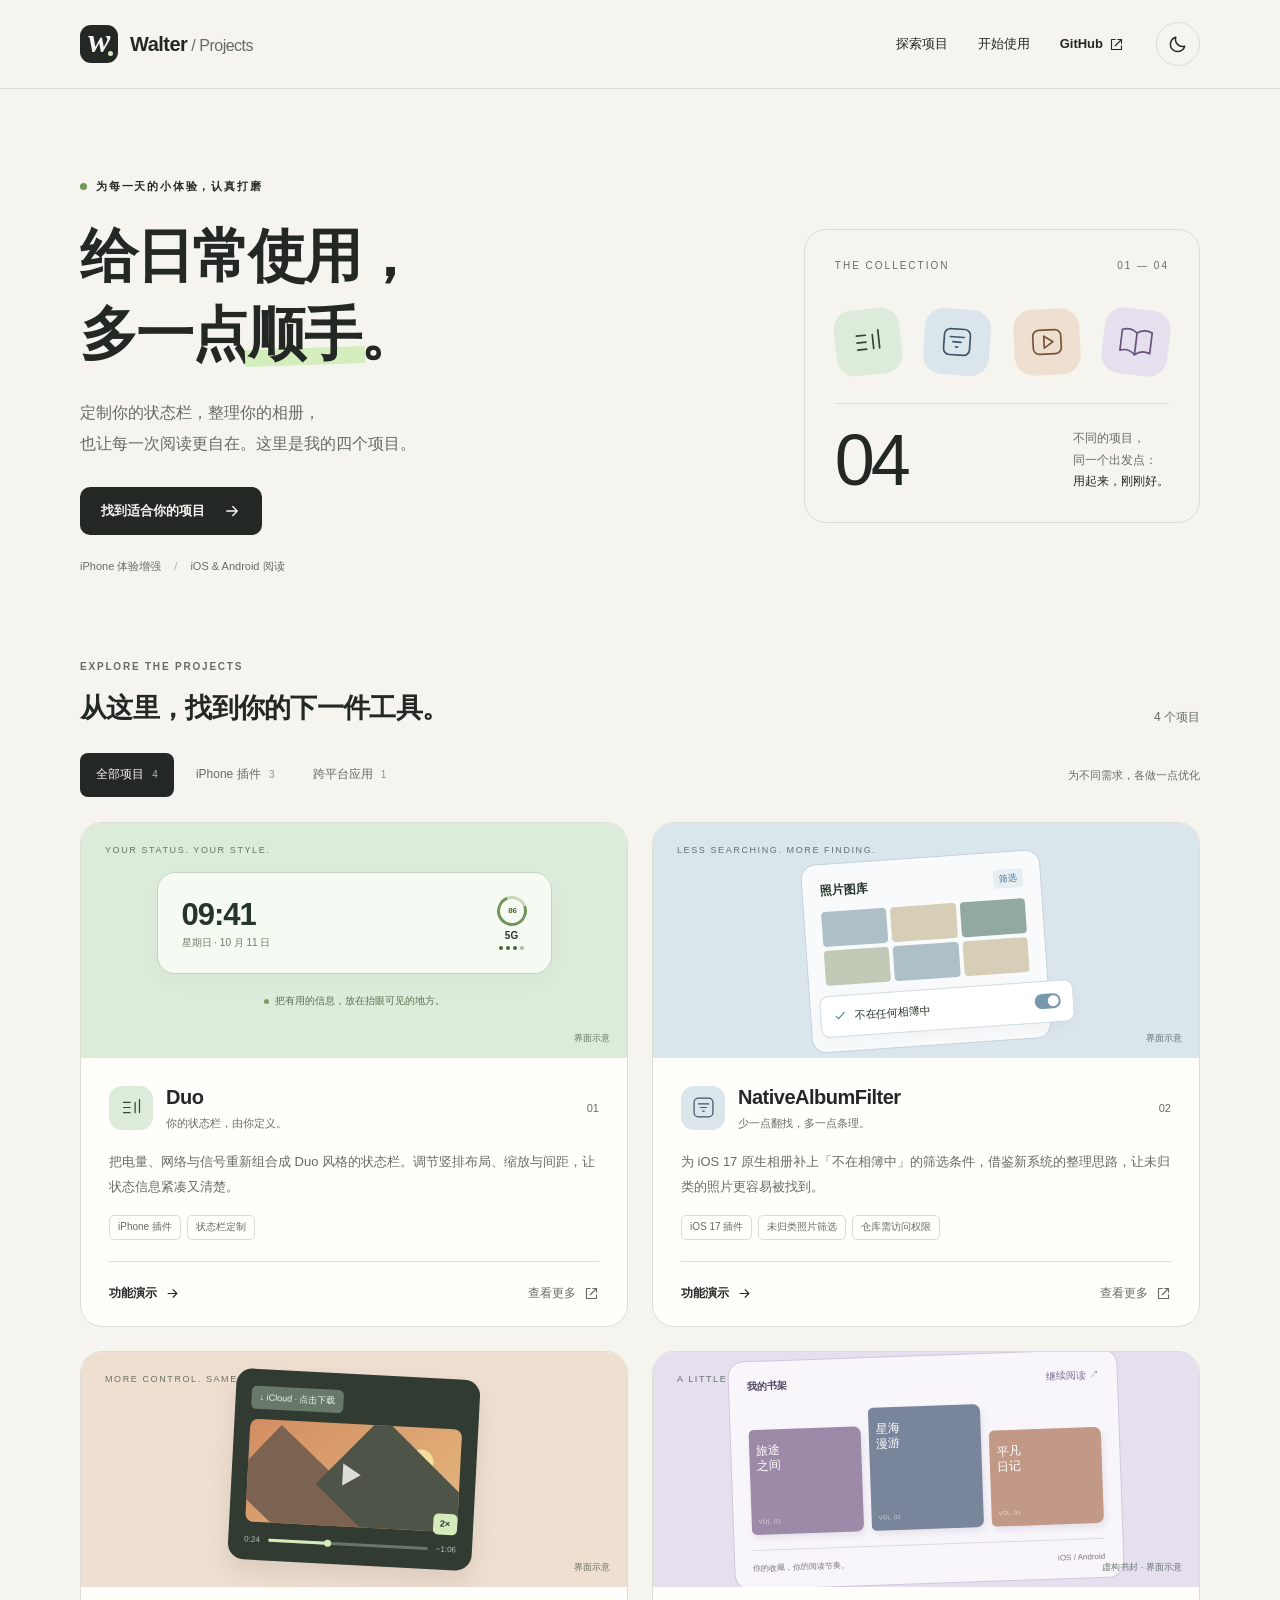
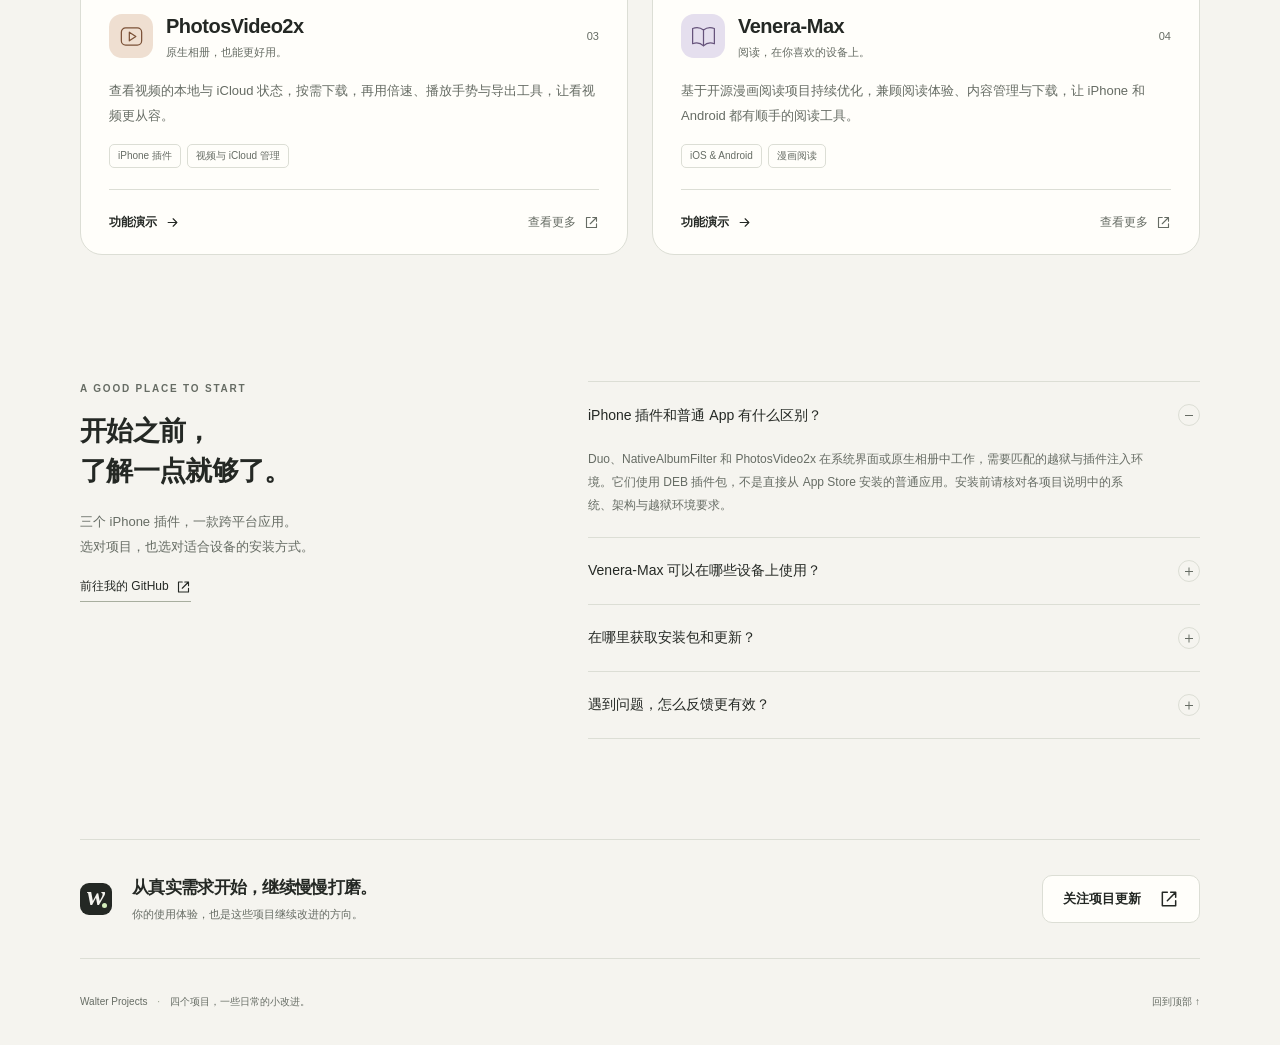
<file: index.html>
<!doctype html>
<html lang="zh-CN">
<head>
<meta charset="UTF-8"><meta name="viewport" content="width=device-width,initial-scale=1,viewport-fit=cover"><meta name="theme-color" content="#f5f4ef">
<title>Walter Projects · 让日常使用更顺手</title><meta name="description" content="了解 Walter 的四个项目：Duo 状态栏定制、NativeAlbumFilter 相册筛选、PhotosVideo2x 视频与 iCloud 管理，以及 iOS / Android 漫画阅读应用 Venera-Max。">
<link rel="icon" href="favicon.svg" type="image/svg+xml"><link rel="stylesheet" href="style.css?v=2">
<script>try{if(localStorage.getItem('walter-theme')==='dark')document.documentElement.dataset.theme='dark'}catch(e){}</script>
<script src="projects.js?v=2" defer></script><script src="app.js?v=2" defer></script>
</head>
<body>
<a class="skip" href="#projects">跳到项目介绍</a>
<svg xmlns="http://www.w3.org/2000/svg" class="svg-defs" aria-hidden="true"><defs>
<symbol id="arrow" viewBox="0 0 24 24"><path d="M5 12h14M13 6l6 6-6 6"/></symbol>
<symbol id="external" viewBox="0 0 24 24"><path d="M14 4h6v6M20 4L10 14M20 14v6H4V4h6"/></symbol>
<symbol id="moon" viewBox="0 0 24 24"><path d="M20 14.7A8.7 8.7 0 0 1 9.3 4 8.7 8.7 0 1 0 20 14.7Z"/></symbol>
<symbol id="sun" viewBox="0 0 24 24"><circle cx="12" cy="12" r="4"/><path d="M12 2v2m0 16v2M2 12h2m16 0h2M5 5l1.5 1.5m11 11L19 19M5 19l1.5-1.5m11-11L19 5"/></symbol>
<symbol id="duo" viewBox="0 0 40 40"><path d="M9 13h9M9 20h9M9 27h9M25 27V13m6 14V9"/></symbol>
<symbol id="filter" viewBox="0 0 40 40"><rect x="7" y="7" width="26" height="26" rx="6"/><path d="M13 15h14m-11 5h8m-5 5h2"/></symbol>
<symbol id="video" viewBox="0 0 40 40"><rect x="6" y="8" width="28" height="24" rx="6"/><path d="m17 14 9 6-9 6Z"/></symbol>
<symbol id="book" viewBox="0 0 40 40"><path d="M20 11v22M20 11C15 7 10 7 5 9v21c5-2 10-2 15 3 5-5 10-5 15-3V9c-5-2-10-2-15 2Z"/></symbol>
<symbol id="check" viewBox="0 0 24 24"><path d="m5 12 4 4L19 6"/></symbol>
</defs></svg>
<header class="header"><div class="wrap header-inner">
<a href="#" class="brand" aria-label="Walter Projects 首页"><span class="brand-mark">w<span></span></span><span>Walter<span class="brand-sub"> / Projects</span></span></a>
<nav aria-label="主要导航"><a href="#projects">探索项目</a><a href="#guide">开始使用</a><a href="https://github.com/Walter498" target="_blank" rel="noopener noreferrer" class="github-link">GitHub <svg><use href="#external"/></svg></a></nav>
<button class="theme-btn" type="button" aria-label="切换到深色模式" title="切换主题"><svg><use href="#moon"/></svg></button>
</div></header>
<main>
<section class="hero wrap" aria-labelledby="hero-title">
<div class="hero-copy"><div class="eyebrow"><span class="dot"></span> 为每一天的小体验，认真打磨</div>
<h1 id="hero-title">给日常使用，<br>多一点<span class="highlight">顺手<span class="highlight-line"></span></span>。</h1>
<p class="hero-intro">定制你的状态栏，整理你的相册，<br class="desktop-break">也让每一次阅读更自在。这里是我的四个项目。</p>
<a class="button primary" href="#projects">找到适合你的项目 <svg><use href="#arrow"/></svg></a>
<div class="hero-meta"><span>iPhone 体验增强</span><span class="meta-divider">/</span><span>iOS & Android 阅读</span></div></div>
<aside class="hero-aside" aria-label="项目概览"><div class="aside-top"><span>THE COLLECTION</span><span>01 — 04</span></div>
<div class="collection-icons" aria-hidden="true"><span class="app-icon mint"><svg><use href="#duo"/></svg></span><span class="app-icon blue"><svg><use href="#filter"/></svg></span><span class="app-icon peach"><svg><use href="#video"/></svg></span><span class="app-icon purple"><svg><use href="#book"/></svg></span></div>
<div class="aside-bottom"><strong>04</strong><div>不同的项目，<br>同一个出发点：<br><b>用起来，刚刚好。</b></div></div>
</aside>
</section>
<section class="projects-section wrap" id="projects" aria-labelledby="projects-title">
<div class="section-top"><div><p class="eyebrow section-label">EXPLORE THE PROJECTS</p><h2 id="projects-title">从这里，找到你的下一件工具。</h2></div><span class="project-count" aria-live="polite">4 个项目</span></div>
<div class="filter-row"><div class="filters" role="group" aria-label="按平台筛选项目"><button data-filter="all" class="active" aria-pressed="true">全部项目 <span>4</span></button><button data-filter="ios" aria-pressed="false">iPhone 插件 <span>3</span></button><button data-filter="cross" aria-pressed="false">跨平台应用 <span>1</span></button></div><span class="filter-note">为不同需求，各做一点优化</span></div>
<div class="project-grid">
<article class="project-card" data-project="duo" data-category="ios">
<div class="visual duo-visual" aria-hidden="true"><div class="visual-caption">YOUR STATUS. YOUR STYLE.</div><div class="status-demo"><div class="status-left"><strong>09:41</strong><span>星期日 · 10 月 11 日</span></div><div class="status-right duo-stack"><div class="ring-battery"><small>86</small></div><span class="network">5G</span><div class="signal-dots"><i></i><i></i><i></i><i></i></div></div></div><div class="duo-caption"><span class="tiny-dot"></span> 把有用的信息，放在抬眼可见的地方。</div><span class="illustration-note">界面示意</span></div>
<div class="card-content"><div class="card-heading"><span class="app-icon mint"><svg><use href="#duo"/></svg></span><div><h3>Duo</h3><p>你的状态栏，由你定义。</p></div><span class="project-no">01</span></div><p class="card-desc" id="duo-description">把电量、网络与信号重新组合成 Duo 风格的状态栏。调节竖排布局、缩放与间距，让状态信息紧凑又清楚。</p><div class="tags" id="duo-tags"><span>iPhone 插件</span><span>状态栏定制</span></div><div class="card-actions"><button data-detail="duo">功能演示 <svg><use href="#arrow"/></svg></button><a href="https://github.com/Walter498/Duo" target="_blank" rel="noopener noreferrer" aria-label="打开 Duo GitHub 仓库">查看更多 <svg><use href="#external"/></svg></a></div></div></article>
<article class="project-card" data-project="filter" data-category="ios">
<div class="visual filter-visual" aria-hidden="true"><div class="visual-caption">LESS SEARCHING. MORE FINDING.</div><div class="album-demo"><div class="album-demo-head"><b>照片图库</b><span>筛选</span></div><div class="album-tiles"><i></i><i></i><i></i><i></i><i></i><i></i></div><div class="album-filter"><svg><use href="#check"/></svg><span>不在任何相簿中</span><span class="filter-switch"></span></div></div><span class="illustration-note">界面示意</span></div>
<div class="card-content"><div class="card-heading"><span class="app-icon blue"><svg><use href="#filter"/></svg></span><div><h3>NativeAlbumFilter</h3><p>少一点翻找，多一点条理。</p></div><span class="project-no">02</span></div><p class="card-desc" id="filter-description">为 iOS 17 原生相册补上「不在相簿中」的筛选条件，借鉴新系统的整理思路，让未归类的照片更容易被找到。</p><div class="tags" id="filter-tags"><span>iOS 17 插件</span><span>未归类照片筛选</span><span>仓库需访问权限</span></div><div class="card-actions"><button data-detail="filter">功能演示 <svg><use href="#arrow"/></svg></button><a href="https://github.com/Walter498/NativeAlbumFilter" target="_blank" rel="noopener noreferrer" aria-label="打开 NativeAlbumFilter GitHub 仓库">查看更多 <svg><use href="#external"/></svg></a></div></div></article>
<article class="project-card" data-project="video" data-category="ios">
<div class="visual video-visual" aria-hidden="true"><div class="visual-caption">MORE CONTROL. SAME PHOTOS.</div><div class="player-demo"><div class="cloud-pill">↓ iCloud · 点击下载</div><div class="landscape"><span class="sun-disc"></span><div class="mountain back"></div><div class="mountain front"></div><span class="play-triangle"></span></div><div class="player-timeline"><span>0:24</span><div class="track"><i></i></div><span>−1:06</span></div><div class="speed-pill">2×</div></div><span class="illustration-note">界面示意</span></div>
<div class="card-content"><div class="card-heading"><span class="app-icon peach"><svg><use href="#video"/></svg></span><div><h3>PhotosVideo2x</h3><p>原生相册，也能更好用。</p></div><span class="project-no">03</span></div><p class="card-desc" id="video-description">查看视频的本地与 iCloud 状态，按需下载，再用倍速、播放手势与导出工具，让看视频更从容。</p><div class="tags" id="video-tags"><span>iPhone 插件</span><span>视频与 iCloud 管理</span></div><div class="card-actions"><button data-detail="video">功能演示 <svg><use href="#arrow"/></svg></button><a href="https://github.com/Walter498/PhotosVideo2x" target="_blank" rel="noopener noreferrer" aria-label="打开 PhotosVideo2x GitHub 仓库">查看更多 <svg><use href="#external"/></svg></a></div></div></article>
<article class="project-card" data-project="venera" data-category="cross">
<div class="visual venera-visual" aria-hidden="true"><div class="visual-caption">A LITTLE MORE ROOM TO READ.</div><div class="reader-demo"><div class="reader-head"><b>我的书架</b><span>继续阅读 ↗</span></div><div class="books"><div class="book-cover cover-one"><span>旅途<br>之间</span><small>VOL. 01</small></div><div class="book-cover cover-two"><span>星海<br>漫游</span><small>VOL. 02</small></div><div class="book-cover cover-three"><span>平凡<br>日记</span><small>VOL. 03</small></div></div><div class="reader-foot"><span>你的收藏，你的阅读节奏。</span><span>iOS / Android</span></div></div><span class="illustration-note">虚构书封 · 界面示意</span></div>
<div class="card-content"><div class="card-heading"><span class="app-icon purple"><svg><use href="#book"/></svg></span><div><h3>Venera-Max</h3><p>阅读，在你喜欢的设备上。</p></div><span class="project-no">04</span></div><p class="card-desc" id="venera-description">基于开源漫画阅读项目持续优化，兼顾阅读体验、内容管理与下载，让 iPhone 和 Android 都有顺手的阅读工具。</p><div class="tags" id="venera-tags"><span>iOS & Android</span><span>漫画阅读</span></div><div class="card-actions"><button data-detail="venera">功能演示 <svg><use href="#arrow"/></svg></button><a href="https://github.com/Walter498/Venera-Max" target="_blank" rel="noopener noreferrer" aria-label="打开 Venera-Max GitHub 仓库">查看更多 <svg><use href="#external"/></svg></a></div></div></article>
</div>
<noscript><p class="noscript">项目简介和 GitHub 链接可直接使用。启用 JavaScript 后可打开完整详情和交互演示。</p></noscript>
</section>
<section class="guide-section wrap" id="guide" aria-labelledby="guide-title"><div class="guide-intro"><p class="eyebrow section-label">A GOOD PLACE TO START</p><h2 id="guide-title">开始之前，<br>了解一点就够了。</h2><p>三个 iPhone 插件，一款跨平台应用。<br>选对项目，也选对适合设备的安装方式。</p><a href="https://github.com/Walter498" target="_blank" rel="noopener noreferrer" class="text-link">前往我的 GitHub <svg><use href="#external"/></svg></a></div>
<div class="faq"><details open><summary>iPhone 插件和普通 App 有什么区别？<span class="plus"></span></summary><p>Duo、NativeAlbumFilter 和 PhotosVideo2x 在系统界面或原生相册中工作，需要匹配的越狱与插件注入环境。它们使用 DEB 插件包，不是直接从 App Store 安装的普通应用。安装前请核对各项目说明中的系统、架构与越狱环境要求。</p></details><details><summary>Venera-Max 可以在哪些设备上使用？<span class="plus"></span></summary><p>Venera-Max 支持 iOS 与 Android。Android 使用 APK 安装；iOS 使用 IPA，按项目文档配置签名与安装方式。内容源的配置和支持情况以项目说明为准。</p></details><details><summary>在哪里获取安装包和更新？<span class="plus"></span></summary><p>在项目详情中选择「查看发布版本」，或进入 GitHub 仓库查看 README 和 Releases。若暂未公开发布安装包，请遵循仓库中的构建或获取说明。网站入口会指向项目页面，版本信息以仓库为准。</p></details><details><summary>遇到问题，怎么反馈更有效？<span class="plus"></span></summary><p>通过项目的 GitHub Issues 提交反馈。附上设备型号、系统版本、项目版本、越狱环境（如适用）和复现步骤；截图或日志中请遮盖个人内容。详细的信息有助于定位问题。</p></details></div></section>
<section class="end-note wrap"><span class="brand-mark small">w<span></span></span><div><h2>从真实需求开始，继续慢慢打磨。</h2><p>你的使用体验，也是这些项目继续改进的方向。</p></div><a class="button secondary" href="https://github.com/Walter498" target="_blank" rel="noopener noreferrer">关注项目更新 <svg><use href="#external"/></svg></a></section>
</main>
<footer class="wrap footer"><span>Walter Projects <span class="footer-dot">·</span> 四个项目，一些日常的小改进。</span><a href="#">回到顶部 ↑</a></footer>
<dialog id="project-dialog" aria-labelledby="dialog-title"><div class="dialog-toolbar"><span class="eyebrow">PROJECT DETAILS</span><button class="close-dialog" type="button" aria-label="关闭项目详情" autofocus>×</button></div><div id="dialog-content"></div></dialog>
<div class="toast" role="status" aria-live="polite"></div>
</body></html>
</file>
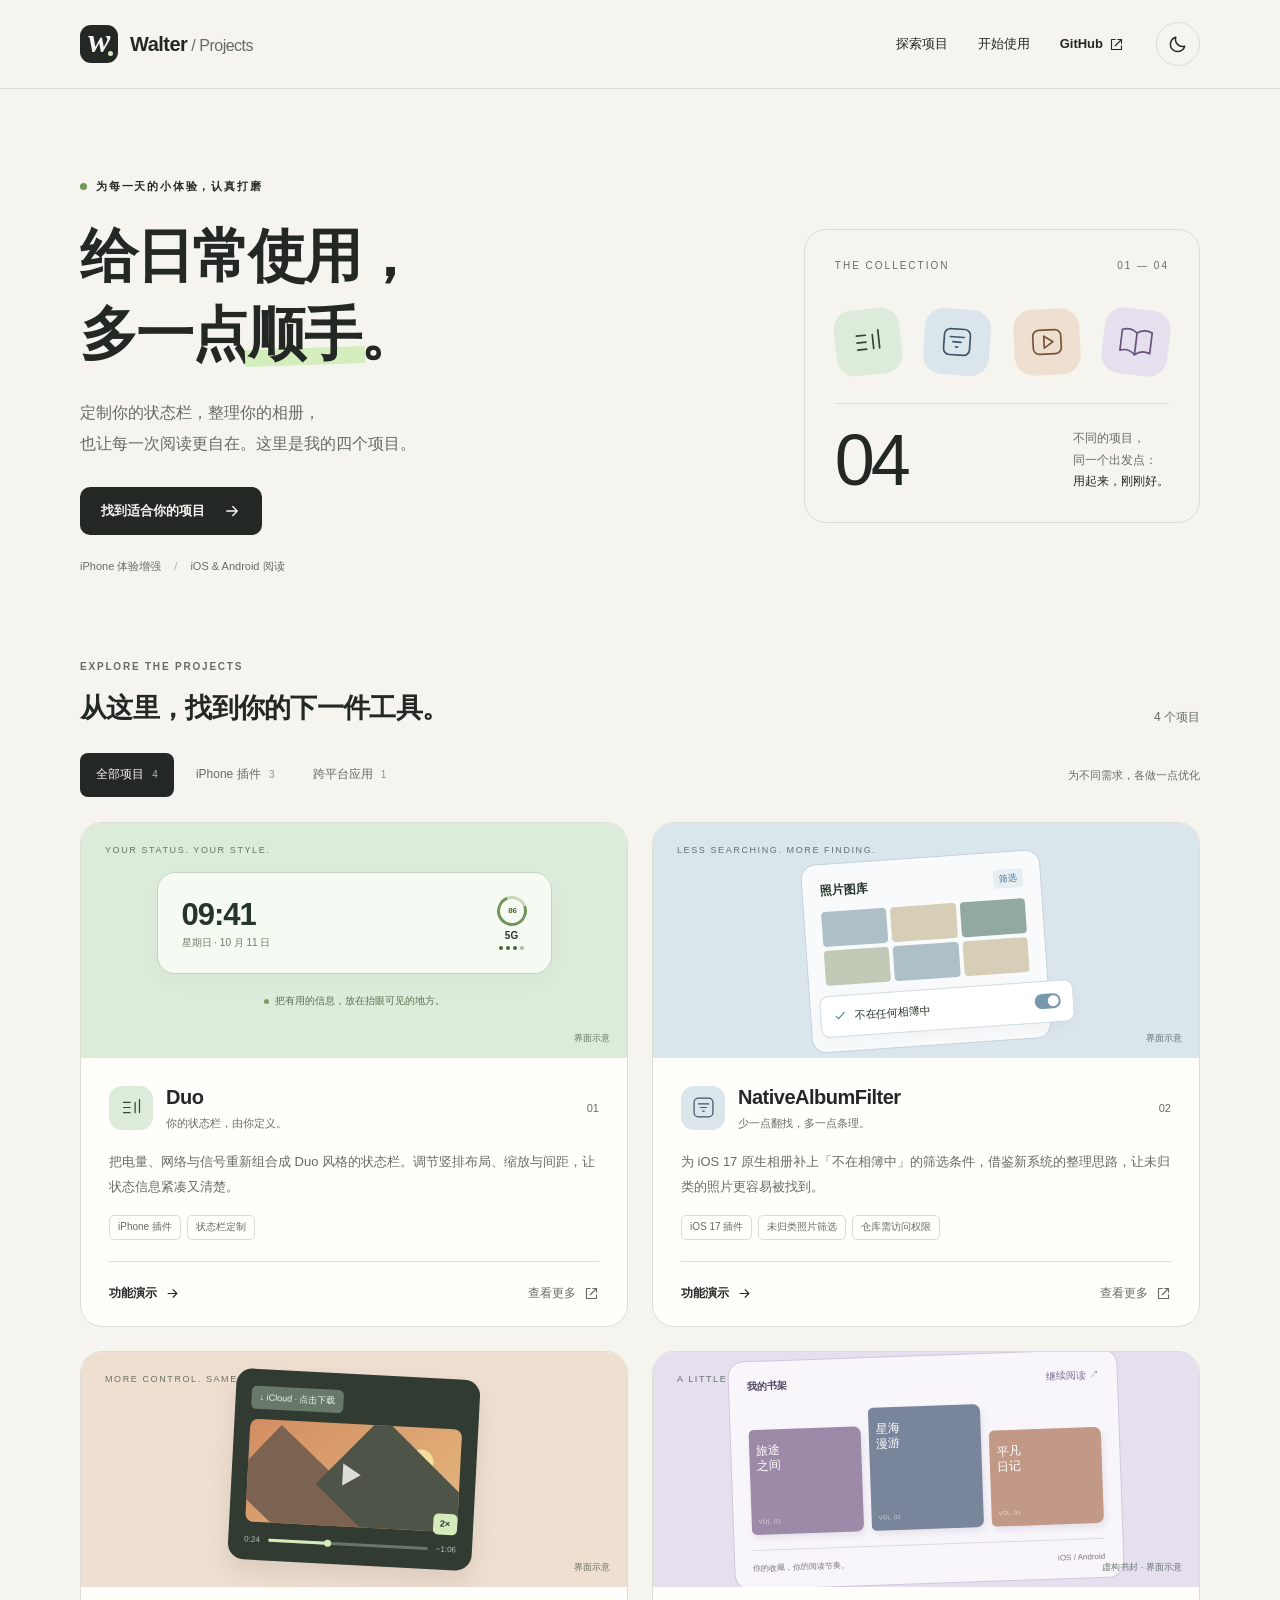
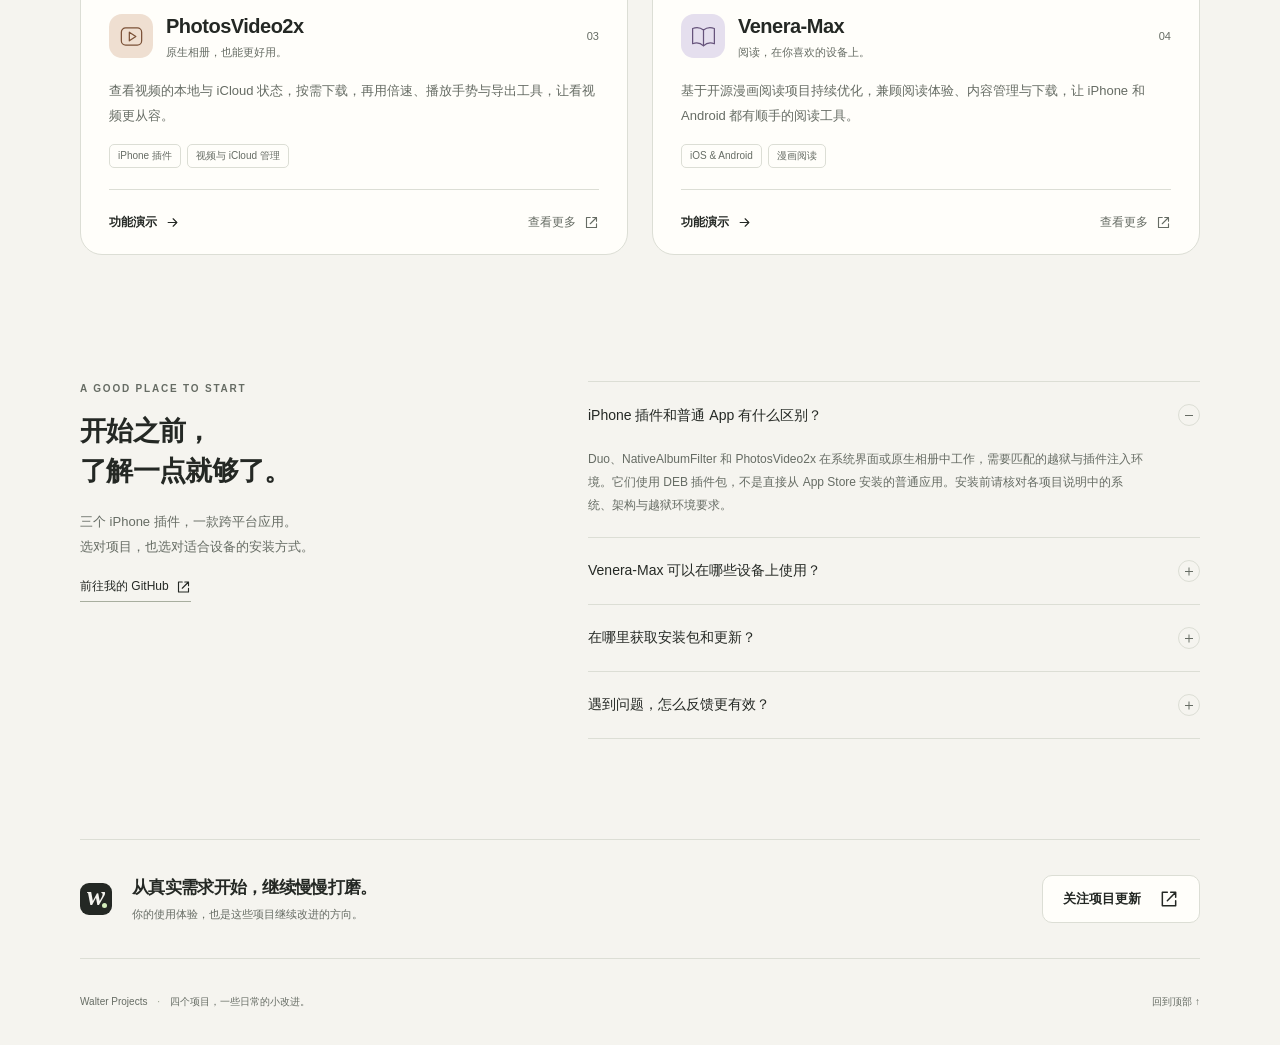
<file: standalone.html>
<!doctype html>
<html lang="zh-CN">
<head>
<meta charset="UTF-8"><meta name="viewport" content="width=device-width,initial-scale=1,viewport-fit=cover"><meta name="theme-color" content="#f5f4ef">
<title>Walter Projects · 让日常使用更顺手</title><meta name="description" content="了解 Walter 的四个项目：Duo 状态栏定制、NativeAlbumFilter 相册筛选、PhotosVideo2x 视频与 iCloud 管理，以及 iOS / Android 漫画阅读应用 Venera-Max。">
<link rel="icon" href="[data-uri]" type="image/svg+xml"><style>
:root{color-scheme:light;--bg:#f5f4ef;--panel:#fffefa;--text:#242824;--muted:#666c64;--line:#dcded5;--accent:#d4edbc;--dark:#242824;--mint:#ddecda;--blue:#dbe5ec;--peach:#efdfd1;--purple:#e5dfee;--radius:22px;--sans:-apple-system,BlinkMacSystemFont,"Segoe UI","PingFang SC","Microsoft YaHei",sans-serif}*{box-sizing:border-box}html{scroll-behavior:smooth;scroll-padding-top:100px}body{margin:0;background:var(--bg);color:var(--text);font-family:var(--sans);font-size:15px;line-height:1.65;-webkit-font-smoothing:antialiased}button,input,select{font:inherit}button,a{-webkit-tap-highlight-color:transparent}a{color:inherit;text-decoration:none}button{cursor:pointer;color:inherit}button:active,.button:active{transform:translateY(1px)}button:focus-visible,a:focus-visible,summary:focus-visible,input:focus-visible,select:focus-visible{outline:3px solid #679048;outline-offset:4px}button:disabled{cursor:default;opacity:.55}svg{width:20px;height:20px;fill:none;stroke:currentColor;stroke-width:1.8;stroke-linecap:round;stroke-linejoin:round;flex-shrink:0}.svg-defs{position:absolute;width:0;height:0;overflow:hidden}.wrap{width:min(1120px,calc(100% - 80px));margin-inline:auto}.skip{position:fixed;top:-100px;left:16px;background:var(--accent);padding:12px;z-index:20}.skip:focus{top:12px}.header{border-bottom:1px solid var(--line);background:var(--bg)}.header-inner{height:88px;display:flex;align-items:center;gap:32px}.brand{display:flex;align-items:center;gap:12px;font-size:20px;font-weight:700;letter-spacing:-.5px}.brand-sub{color:var(--muted);font-weight:400;font-size:16px}.brand-mark{display:inline-flex;position:relative;align-items:center;justify-content:center;width:38px;height:38px;border-radius:11px;background:var(--dark);color:#f5f4ef;font-family:Georgia,serif;font-style:italic;font-size:33px;font-weight:bold;line-height:1;padding-bottom:5px}.brand-mark span{position:absolute;right:5px;bottom:7px;width:5px;height:5px;border-radius:50%;background:var(--accent)}nav{display:flex;margin-left:auto;gap:30px;align-items:center;font-size:13px;font-weight:550}nav a{min-height:44px;display:flex;align-items:center;gap:6px}nav a:hover,.text-link:hover{color:#648149}nav svg{width:15px;height:15px}.theme-btn{width:44px;height:44px;display:grid;place-items:center;border:1px solid var(--line);border-radius:50%;background:transparent}.theme-btn:hover{background:var(--panel)}.hero{display:grid;grid-template-columns:1.3fr .8fr;gap:80px;align-items:center;padding-block:88px 84px}.eyebrow{font-size:11px;letter-spacing:1.8px;font-weight:650;display:flex;align-items:center;gap:9px}.dot{width:7px;height:7px;background:#729a53;border-radius:50%}h1,h2,h3,p{margin:0}h1{font-size:clamp(38px,4.5vw,60px);font-weight:650;letter-spacing:-2px;line-height:1.35;margin:23px 0}.highlight{display:inline-block;position:relative;z-index:0}.highlight-line{position:absolute;background:var(--accent);height:17px;bottom:9px;left:-3px;right:-5px;z-index:-1;transform:rotate(-2deg)}.hero-intro{font-size:16px;line-height:1.95;color:var(--muted);margin-bottom:28px}.button{display:inline-flex;min-height:48px;gap:18px;justify-content:center;align-items:center;font-size:13px;font-weight:600;padding:12px 20px;border:1px solid transparent;border-radius:10px;transition:background .15s}.primary{background:var(--dark);color:#f5f4ef}.primary:hover{background:#414a3b}.primary svg{width:18px}.secondary{border-color:var(--line);background:var(--panel)}.secondary:hover{border-color:var(--muted)}.hero-meta{display:flex;gap:13px;font-size:11px;color:var(--muted);margin-top:22px}.meta-divider{color:#b1b4aa}.hero-aside{border:1px solid var(--line);padding:28px 30px 26px;border-radius:var(--radius);position:relative}.aside-top{display:flex;justify-content:space-between;font-size:10px;letter-spacing:2px;color:var(--muted)}.collection-icons{display:flex;justify-content:space-between;margin:35px 0 28px;gap:8px}.app-icon{display:grid;place-items:center;width:44px;height:44px;border-radius:13px;flex-shrink:0;color:#364436}.app-icon svg{width:29px;height:29px;stroke-width:1.7}.collection-icons .app-icon{width:66px;height:66px;border-radius:19px;transform:rotate(-6deg)}.collection-icons .app-icon:nth-child(2){transform:rotate(4deg)}.collection-icons .app-icon:nth-child(3){transform:rotate(-3deg)}.collection-icons .app-icon:nth-child(4){transform:rotate(7deg)}.collection-icons svg{width:40px;height:40px}.mint{background:var(--mint)}.blue{background:var(--blue);color:#3c5568}.peach{background:var(--peach);color:#7b5137}.purple{background:var(--purple);color:#66537b}.aside-bottom{display:flex;align-items:center;justify-content:space-between;border-top:1px solid var(--line);padding-top:20px;gap:20px}.aside-bottom strong{font-size:72px;font-weight:500;letter-spacing:-4px;line-height:1}.aside-bottom div{color:var(--muted);font-size:12px;line-height:1.8}.aside-bottom b{color:var(--text);font-weight:500}.section-top{display:flex;justify-content:space-between;gap:20px;align-items:end}.section-label{color:var(--muted);font-size:10px;margin-bottom:12px}h2{font-size:27px;letter-spacing:-.7px;font-weight:600;line-height:1.5}.project-count{font-size:12px;color:var(--muted);white-space:nowrap}.filter-row{margin:25px 0;display:flex;justify-content:space-between;align-items:center;gap:20px}.filters{display:flex;gap:6px;flex-wrap:wrap}.filters button{padding:8px 15px;min-height:44px;border-radius:8px;background:transparent;border:1px solid transparent;font-size:12px;color:var(--muted)}.filters button span{font-size:10px;margin-left:5px;opacity:.7}.filters button.active{background:var(--dark);color:#f5f4ef}.filters button:hover:not(.active){background:var(--panel);border-color:var(--line)}.filter-note{font-size:11px;color:var(--muted)}.project-grid{display:grid;grid-template-columns:repeat(2,minmax(0,1fr));gap:24px}.project-card{border:1px solid var(--line);border-radius:var(--radius);overflow:hidden;background:var(--panel);transition:border-color .2s,transform .2s}.project-card:hover{border-color:#a7afa0;transform:translateY(-3px)}.project-card[hidden]{display:none}.visual{height:235px;position:relative;overflow:hidden;display:flex;align-items:center;justify-content:center;color:#253529}.visual-caption{position:absolute;top:20px;left:24px;font-size:9px;letter-spacing:1.6px;opacity:.65}.illustration-note{position:absolute;right:17px;bottom:12px;font-size:9px;opacity:.65}.duo-visual{background:var(--mint);flex-direction:column;gap:19px}.status-demo{width:80%;max-width:395px;background:#f5faf2;border:1px solid #c5d3bf;border-radius:18px;display:flex;align-items:center;justify-content:space-between;padding:22px 24px;box-shadow:0 8px 20px #2b412709}.status-left strong{font-size:31px;letter-spacing:-1px;font-weight:600;line-height:1.3}.status-left span{display:block;font-size:10px;color:#6d7c65}.status-right{display:flex;gap:8px;align-items:center}.signal{display:flex;gap:2px;align-items:end;height:14px}.signal i{width:3px;background:#44583c;border-radius:1px}.signal i:nth-child(1){height:5px}.signal i:nth-child(2){height:8px}.signal i:nth-child(3){height:11px}.signal i:nth-child(4){height:14px}.network{font-size:10px;font-weight:650}.battery{position:relative;background:#9cb988;color:#20321a;border-radius:5px;padding:1px 5px;font-size:10px;font-weight:600}.battery:after{content:'';position:absolute;right:-3px;top:6px;height:6px;width:2px;background:#6b835b}.duo-caption{display:flex;gap:6px;align-items:center;font-size:10px;color:#5a7051}.tiny-dot{width:5px;height:5px;background:#7c9e66;border-radius:50%}.filter-visual{background:var(--blue)}.album-demo{width:240px;transform:rotate(-4deg);margin-top:22px;background:#f8fafb;padding:17px;border:1px solid #c5d2db;border-radius:15px}.album-demo-head{display:flex;justify-content:space-between;align-items:center;font-size:12px}.album-demo-head span{font-size:9px;color:#467090;background:#e7eef2;border-radius:4px;padding:2px 6px}.album-tiles{display:grid;grid-template-columns:repeat(3,1fr);gap:4px;margin-top:10px}.album-tiles i{height:35px;border-radius:4px;background:#adbfc7}.album-tiles i:nth-child(2),.album-tiles i:nth-child(6){background:#d6ceb6}.album-tiles i:nth-child(3){background:#92a9a2}.album-tiles i:nth-child(4){background:#c0cab6}.album-filter{display:flex;align-items:center;gap:7px;background:white;border:1px solid #d1dce3;padding:10px 12px;border-radius:9px;font-size:11px;position:relative;margin:10px -42px -3px -8px;box-shadow:0 5px 14px #40505a0b}.album-filter svg{width:14px;color:#4c7895}.filter-switch{height:15px;width:26px;border-radius:8px;margin-left:auto;background:#7797ad;position:relative}.filter-switch:after{content:'';position:absolute;right:2px;top:2px;width:11px;height:11px;border-radius:50%;background:white}.card-content{padding:25px 28px 0}.card-heading{display:flex;align-items:center;gap:13px}.card-heading h3{font-size:20px;letter-spacing:-.5px;font-weight:650;line-height:1.4}.card-heading p{font-size:11px;color:var(--muted);margin-top:3px}.project-no{margin-left:auto;font-size:11px;color:var(--muted);font-variant-numeric:tabular-nums}.card-desc{font-size:13px;color:var(--muted);line-height:1.9;margin:18px 0 15px;min-height:50px}.tags{display:flex;gap:6px;flex-wrap:wrap}.tags span{font-size:10px;color:var(--muted);border:1px solid var(--line);padding:3px 8px;border-radius:5px}.card-actions{display:flex;justify-content:space-between;align-items:center;border-top:1px solid var(--line);margin-top:21px;padding:10px 0;gap:12px}.card-actions button,.card-actions a{display:inline-flex;align-items:center;gap:8px;min-height:44px;font-size:12px}.card-actions button{border:0;background:transparent;padding:0;font-weight:600}.card-actions a{color:var(--muted)}.card-actions svg{width:15px;height:15px}.card-actions button:hover{color:#648149}.card-actions a:hover{color:var(--text)}
.video-visual{background:var(--peach)}.player-demo{width:244px;background:#323b32;border-radius:16px;padding:14px 16px;color:#f5f4ef;transform:rotate(3deg);box-shadow:0 12px 24px #59453720;position:relative}.cloud-pill{font-size:9px;display:inline-block;background:#687969;padding:4px 8px;border-radius:5px;margin-bottom:10px}.landscape{height:103px;border-radius:8px;position:relative;overflow:hidden;background:linear-gradient(140deg,#d28d63,#e5b87f);isolation:isolate}.sun-disc{position:absolute;width:25px;height:25px;border-radius:50%;background:#f5dd9a;top:22px;right:27px}.mountain{position:absolute;bottom:-13px;left:-10px;width:130px;height:78px;background:#7c6251;transform:rotate(41deg);z-index:1}.mountain.front{left:81px;bottom:-21px;width:150px;height:95px;background:#4f5448;transform:rotate(42deg);z-index:2}.play-triangle{position:absolute;z-index:3;left:calc(50% - 11px);top:calc(50% - 11px);width:0;height:0;border-top:11px solid transparent;border-bottom:11px solid transparent;border-left:18px solid #ffffffcc}.player-timeline{display:flex;align-items:center;gap:8px;font-size:8px;color:#b7c0b5;margin-top:11px}.track{height:3px;flex:1;background:#69756a;border-radius:4px;position:relative}.track i{display:block;width:38%;height:100%;background:#d5ebbc;border-radius:4px;position:relative}.track i:after{content:'';position:absolute;right:-3px;top:-2px;width:7px;height:7px;background:#d5ebbc;border-radius:50%}.speed-pill{position:absolute;bottom:35px;right:16px;background:#d5ebbc;color:#2c382c;border-radius:5px;font-size:9px;padding:3px 7px;font-weight:700}.venera-visual{background:var(--purple)}.reader-demo{width:77%;max-width:390px;background:#f8f6fb;border:1px solid #d2c7dc;border-radius:16px;padding:17px 18px 14px;transform:rotate(-2deg);color:#504461}.reader-head,.reader-foot{display:flex;justify-content:space-between;align-items:center;font-size:10px}.reader-head span{color:#816c98}.books{display:flex;gap:8px;height:123px;align-items:end;margin:16px 0 15px}.book-cover{height:114px;flex:1;border-radius:5px 7px 7px 5px;position:relative;padding:14px 7px;color:#fff;font-size:12px;line-height:1.25;box-shadow:2px 4px 6px #65577520}.book-cover span{display:block}.book-cover small{position:absolute;bottom:8px;font-size:6px;opacity:.65}.cover-one{background:#9d89a8;height:105px}.cover-two{background:#78859b;height:123px}.cover-three{background:#c29886;height:96px}.reader-foot{border-top:1px solid #ded8e3;padding-top:11px;color:#7e7387;font-size:8px}.guide-section{display:grid;grid-template-columns:.8fr 1.2fr;gap:100px;padding-block:126px 100px}.guide-intro h2{margin:13px 0 17px}.guide-intro>p:not(.eyebrow){font-size:13px;color:var(--muted);line-height:1.95}.text-link{display:inline-flex;align-items:center;gap:7px;border-bottom:1px solid #a8ae9f;padding:17px 0 4px;font-size:12px}.text-link svg{width:15px}.faq{border-top:1px solid var(--line)}details{border-bottom:1px solid var(--line)}summary{list-style:none;display:flex;align-items:center;justify-content:space-between;gap:20px;min-height:66px;font-size:14px;cursor:pointer}summary::-webkit-details-marker{display:none}.plus{width:22px;height:22px;border:1px solid var(--line);border-radius:50%;position:relative;flex-shrink:0}.plus:before,.plus:after{content:'';position:absolute;top:10px;left:6px;width:8px;height:1px;background:var(--muted);transition:transform .2s}.plus:after{transform:rotate(90deg)}details[open] .plus:after{transform:rotate(0)}details p{color:var(--muted);font-size:12px;line-height:1.9;padding:0 43px 20px 0;max-width:600px}.end-note{border-top:1px solid var(--line);border-bottom:1px solid var(--line);display:flex;align-items:center;gap:20px;padding-block:35px;margin-bottom:35px}.end-note .brand-mark{width:32px;height:32px;border-radius:9px;font-size:27px;flex-shrink:0}.end-note h2{font-size:17px}.end-note p{font-size:11px;color:var(--muted);margin-top:4px}.end-note .button{margin-left:auto;white-space:nowrap}.footer{display:flex;justify-content:space-between;padding:0 0 35px;font-size:10px;color:var(--muted)}.footer a:hover{color:var(--text)}.footer-dot{margin:0 7px;color:#9aa28f}.noscript{padding:15px;color:var(--muted)}dialog{width:min(620px,calc(100% - 32px));border:1px solid var(--line);border-radius:22px;padding:26px;background:var(--panel);color:var(--text);box-shadow:0 24px 80px #26302230}dialog::backdrop{background:#20281e80;backdrop-filter:blur(4px)}.dialog-toolbar{display:flex;justify-content:space-between;align-items:center}.dialog-toolbar .eyebrow{color:var(--muted)}.close-dialog{display:grid;place-items:center;width:44px;height:44px;background:transparent;border:1px solid var(--line);border-radius:50%;font-size:25px;font-weight:300;line-height:1}.dialog-hero{display:flex;gap:15px;align-items:center;margin:27px 0 17px}.dialog-hero .app-icon{width:56px;height:56px}.dialog-hero h2{font-size:25px;line-height:1.25}.dialog-hero p{font-size:12px;color:var(--muted);margin-top:2px}.dialog-copy{font-size:13px;color:var(--muted);line-height:1.9}.dialog-list{list-style:none;padding:0;margin:22px 0;border-top:1px solid var(--line)}.dialog-list li{display:flex;gap:11px;padding:12px 0;border-bottom:1px solid var(--line);font-size:12px}.dialog-list svg{width:16px;color:#6e9554;margin-top:3px}.dialog-foot{display:flex;align-items:center;justify-content:space-between;gap:20px;font-size:11px;color:var(--muted)}.dialog-foot .button{min-height:44px}.toast{position:fixed;left:50%;bottom:24px;transform:translate(-50%,20px);background:var(--dark);color:#fff;padding:11px 16px;border-radius:9px;font-size:12px;opacity:0;pointer-events:none;transition:.25s;z-index:30}.toast.show{opacity:1;transform:translate(-50%,0)}
html[data-theme=dark]{color-scheme:dark;--bg:#1c211c;--panel:#252b24;--text:#eef2e9;--muted:#acb7a8;--line:#3e473c;--dark:#e9f2e0;--accent:#b9d994;--mint:#304437;--blue:#2e3e48;--peach:#4c3b33;--purple:#42384b}.theme-btn svg{display:block}.theme-btn .sun-icon{display:none}html[data-theme=dark] .theme-btn .moon-icon{display:none}html[data-theme=dark] .theme-btn .sun-icon{display:block}html[data-theme=dark] .primary{color:#1c211c}html[data-theme=dark] .visual{color:#eff5e9}html[data-theme=dark] .status-demo,html[data-theme=dark] .album-demo,html[data-theme=dark] .reader-demo{filter:saturate(.8)}
@media (max-width:800px){.wrap{width:min(100% - 40px,600px)}.header-inner{height:72px;gap:12px}.brand-sub,nav a:not(.github-link){display:none}nav{gap:5px}.github-link{font-size:11px}.hero{display:block;padding-block:58px 62px}.hero-aside{margin-top:55px}.hero-intro{font-size:15px}.desktop-break{display:none}.project-grid{grid-template-columns:1fr}.project-card:hover{transform:none}.guide-section{grid-template-columns:1fr;gap:40px;padding-block:84px 70px}.filter-row{align-items:flex-start;flex-direction:column;gap:12px}.filter-note{display:none}.filters{width:100%;overflow:auto;flex-wrap:nowrap;padding-bottom:2px}.filters button{white-space:nowrap}.end-note{align-items:flex-start;flex-wrap:wrap}.end-note .button{margin-left:0;width:100%}.footer{font-size:10px;gap:20px}.footer span{max-width:220px}.card-content{padding-left:22px;padding-right:22px}.visual{height:215px}h2{font-size:23px}}
@media (max-width:430px){.wrap{width:calc(100% - 32px)}.header-inner{width:calc(100% - 32px)}.hero{padding-top:45px}.hero-aside{padding:23px 20px}.collection-icons .app-icon{width:57px;height:57px}.status-demo{width:91%;padding:17px 15px}.status-left strong{font-size:25px}.status-right{gap:5px}.card-heading h3{font-size:18px}.card-desc{font-size:12px}.visual-caption{left:18px}.reader-demo{width:85%}dialog{padding:20px}.dialog-foot{align-items:flex-start;flex-direction:column}.dialog-foot .button{width:100%}}
@media (prefers-reduced-motion:reduce){*,*::before,*::after{scroll-behavior:auto!important;transition-duration:.01ms!important;animation-duration:.01ms!important}}
.dialog-note{font-size:11px;color:var(--muted);border-left:2px solid #8aa576;padding-left:12px;margin:20px 0;line-height:1.85}.demo-box{margin-top:25px;border-top:1px solid var(--line);padding-top:20px}.demo-heading{display:flex;justify-content:space-between;align-items:center;gap:10px;font-size:13px}.demo-heading>span{font-size:9px;padding:3px 7px;border-radius:4px;border:1px solid var(--line);color:var(--muted)}.demo-box>p{font-size:11px;color:var(--muted);line-height:1.8;margin:7px 0 17px}.demo-box input[type=range]{display:block;width:100%;accent-color:#7e9c65;height:30px;cursor:pointer}.demo-status{display:flex;align-items:center;justify-content:space-between;background:var(--mint);border-radius:12px;min-height:105px;padding:24px 28px;margin-bottom:16px}.demo-status #demo-clock{font-size:26px;font-weight:650;transform-origin:left center;color:var(--text)}.demo-net{font-size:11px}.demo-duo label{font-size:11px;display:flex;justify-content:space-between;color:var(--muted)}.demo-options{display:flex;gap:8px;margin-top:5px}.demo-option,.demo-speeds button,.reader-theme,#page-next{font-size:11px;border:1px solid var(--line);padding:9px 14px;min-height:44px;border-radius:7px;background:transparent}.demo-option.selected,.demo-speeds .selected,.reader-theme.active{background:var(--accent);color:#304025;border-color:var(--accent)}.demo-filter-top{display:flex;justify-content:space-between;font-size:11px;margin-bottom:10px}.demo-filter-top span{color:var(--muted)}.demo-photos{display:grid;grid-template-columns:repeat(6,1fr);gap:5px}.demo-photos i{height:42px;border-radius:5px;background:#a5b9a2;position:relative;overflow:hidden}.demo-photos .photo-1{background:#b4c8d1}.demo-photos .photo-2{background:#cfb999}.demo-photos .photo-3{background:#b8b0c5}.demo-photos i:after{content:'';position:absolute;left:-10px;bottom:-12px;transform:rotate(-25deg);width:80%;height:65%;background:#ffffff33}.demo-photos i[hidden]{display:none}.filter-toggle{display:flex;gap:10px;align-items:center;width:100%;text-align:left;padding:12px;border:1px solid var(--line);background:transparent;margin-top:12px;border-radius:9px;min-height:48px;font-size:11px}.filter-toggle b{font-size:10px;margin-left:auto;white-space:nowrap;font-weight:500}.toggle-check{border:1px solid var(--line);border-radius:5px;width:18px;height:18px;display:grid;place-items:center;font-size:11px;color:transparent}.filter-toggle.selected .toggle-check{color:#fff;background:#7797ad;border-color:#7797ad}.demo-player-screen{height:100px;position:relative;border-radius:10px;background:#dfb886;overflow:hidden;display:grid;place-items:center}.demo-player-screen:before{content:'';position:absolute;left:0;bottom:-70px;width:65%;height:110px;transform:rotate(25deg);background:#7c7961}.demo-player-screen:after{content:'';position:absolute;right:-30px;bottom:-65px;width:70%;height:110px;transform:rotate(-27deg);background:#4f6255}.demo-play{color:#fff;font-size:25px;z-index:1}.demo-player-controls{display:flex;align-items:center;gap:12px;margin-top:6px}.demo-player-controls span{font-size:10px;color:var(--muted);font-variant-numeric:tabular-nums;min-width:30px}.demo-player-bottom{display:flex;justify-content:space-between;gap:16px;align-items:center;margin-top:8px}.demo-speeds{display:flex;gap:5px}.play-action{padding:10px 13px;min-height:44px;border:0;background:var(--dark);color:var(--bg);border-radius:7px;font-size:11px}.reader-demo-bar{display:flex;gap:6px;align-items:center;margin-bottom:10px}#page-next{margin-left:auto}.reader-page{background:#eee8d8;color:#575343;padding:27px 22px;border-radius:9px;display:flex;flex-direction:column;gap:16px;transition:background .2s,color .2s}.reader-page small{font-size:9px;letter-spacing:1.2px}.reader-page strong{font-size:24px;font-weight:500;line-height:1.8;letter-spacing:1px}.reader-page>span{font-size:10px;opacity:.7}.reader-page.night{background:#25292e;color:#ded6c4}body:has(dialog[open]){overflow:hidden}dialog[open]{max-height:calc(100dvh - 40px);overflow-y:auto}.demo-duo output{font-variant-numeric:tabular-nums}.demo-options button,.demo-speeds button,.reader-theme{transition:background .15s}.demo-box button:hover{filter:brightness(.95)}.toast{background:#263022;color:#fff;max-width:calc(100% - 32px);width:max-content;text-align:center}.dialog-compatibility{font-size:11px;color:var(--muted);line-height:1.85;margin-top:16px}html[data-theme=dark] .primary{color:#1c211c}html[data-theme=dark] .primary:hover{background:#d2e2c2}html[data-theme=dark] .filters button.active{color:#1c211c}html[data-theme=dark] .brand-mark{color:#1c211c}html[data-theme=dark] .app-icon{color:#d8e5d5}html[data-theme=dark] .highlight-line{background:#476737}html[data-theme=dark] .duo-caption{color:#c2d4b8}.dialog-note a{text-decoration:underline;text-underline-offset:3px}@media(max-width:430px){.demo-status{padding:20px}.demo-net{font-size:9px}.demo-player-bottom{gap:8px}.demo-speeds button{padding:9px 12px}.demo-heading{font-size:12px}.demo-photos{grid-template-columns:repeat(4,1fr)}}
.duo-stack{flex-direction:column!important;gap:5px!important}.ring-battery{width:30px;height:30px;border-radius:50%;border:3px solid #72955b;border-top-color:#c6d8bb;display:grid;place-items:center;transform:rotate(24deg)}.ring-battery small{font-size:8px;font-weight:700;color:#4b673a;transform:rotate(-24deg)}.duo-stack .network{font-size:10px;line-height:1}.signal-dots{display:flex;gap:3px}.signal-dots i{display:block;width:4px;height:4px;border-radius:50%;background:#4b673a}.signal-dots i:last-child{background:#adc09e}.demo-duo .duo-stack{color:var(--text);transform-origin:center}.demo-duo .ring-battery small{color:var(--text)}.demo-duo .ring-battery{border-color:#90b577;border-top-color:#c6d8bb}.dialog-toolbar{position:sticky;top:-26px;padding-top:8px;padding-bottom:8px;margin-top:-8px;background:var(--panel);z-index:2}.faq summary:hover{color:#648149}html[data-theme=dark] .faq summary:hover{color:#c4dfae}@media(max-width:430px){.dialog-toolbar{top:-20px}}
html[data-theme=dark] a.primary,html[data-theme=dark] .play-action{background:#e9f2e0;color:#1c211c}html[data-theme=dark] a.primary:hover{background:#d2e2c2}html[data-theme=dark] .status-demo{color:#253529}html[data-theme=dark] .album-demo{color:#344b5c}html[data-theme=dark] .reader-demo{color:#504461}html[data-theme=dark] .card-actions button:hover,html[data-theme=dark] nav a:hover,html[data-theme=dark] .text-link:hover{color:#c4dfae}

</style>
<script>try{if(localStorage.getItem('walter-theme')==='dark')document.documentElement.dataset.theme='dark'}catch(e){}</script>
<script>document.addEventListener("DOMContentLoaded",()=>{
/* 项目介绍统一在这里维护；发布和兼容情况请同步项目文档。 */
window.PROJECTS = {
 duo:{name:'Duo',subtitle:'你的状态栏，由你定义。',icon:'duo',color:'mint',repo:'Duo',platform:'iPhone · 越狱插件 · DEB',
 description:'把电量、网络与信号重新组合成 Duo 风格的状态栏。圆环电量与竖排布局，让状态信息更紧凑，也更有自己的风格。',
 tags:['越狱插件','状态栏定制'],
 features:['圆环显示电量，搭配 Wi-Fi / 4G / 5G 与信号圆点。','调节整体缩放、横向与纵向位置，以及元素之间的间距。','通过设置面板调整布局，总开关可恢复原生状态栏。','适应系统深浅色，让自定义状态栏自然融入界面。'],
 compatibility:'面向支持的 iOS 16–17 越狱环境；选择与设备架构、RootHide / rootless 环境匹配的包，具体以仓库说明为准。',
 note:'状态栏使用系统内部组件，不同系统版本的支持情况请先查看项目说明。',
 releaseUrl:'https://github.com/Walter498/Duo/tree/main/packages',releaseLabel:'查看安装包',
 demoLabel:'试着调整一下状态栏',demoHint:'拖动缩放滑杆，切换网络样式。这里只展示布局概念。'},
 filter:{name:'NativeAlbumFilter',subtitle:'少一点翻找，多一点条理。',icon:'filter',color:'blue',repo:'NativeAlbumFilter',platform:'iOS 17 · 越狱插件 · DEB',
 description:'为 iOS 17 原生照片 App 补上「不在相簿中」的筛选条件。借鉴新系统的整理思路，让尚未归类的照片更容易被找到。',
 tags:['iOS 17 插件','未归类照片筛选'],
 features:['在原生筛选面板和快捷菜单中加入「不在相簿中」。','从图库中找出还未加入相簿的照片与视频。','结合原生筛选条件，缩小需要整理的内容范围。','分别记住图库与最近项目的筛选状态，减少重复选择。'],
 compatibility:'针对 iOS 17.x 越狱环境开发，安装前核对包的架构与注入环境。与其他修改相同筛选逻辑的插件，请先核对冲突说明。',
 note:'这是相册筛选扩展，并非完整移植 iOS 26 相册。目前仍在迭代；仓库访问可能需要项目维护者授予权限。',
 demoLabel:'试着找出未归类的照片',demoHint:'切换筛选条件，观察示例图库的结果变化。'},
 video:{name:'PhotosVideo2x',subtitle:'原生相册，也能更好用。',icon:'video',color:'peach',repo:'PhotosVideo2x',platform:'iPhone · 越狱插件 · DEB',
 description:'围绕原生相册视频体验做增强：查看本地与 iCloud 状态、按需下载，再配合倍速播放、快捷手势和导出工具。',
 tags:['越狱插件','视频与 iCloud 管理'],
 features:['查看视频的本地 / iCloud 状态，点击发起下载并查看进度。','长按视频两侧临时 2×，松手恢复；也可选择并记住固定倍速。','提供可拖动时间轴，以及左右双击后退 / 快进 5 秒。','扩展循环播放体验，补充当前倍速视频和音频的导出工具。'],
 compatibility:'在 iOS 17.3 上进行开发与验证。安装时核对系统版本、RootHide / rootless 包变体及同类相册插件的兼容情况。',
 note:'循环末尾的进度同步问题仍在验证中。请以项目的测试说明和实际设备反馈判断版本，安装前查看已知问题。',
 demoLabel:'试着改变视频播放节奏',demoHint:'点击播放、调整倍速，或拖动时间轴。这是 90 秒的网页计时演示，不播放真实视频。'},
 venera:{name:'Venera-Max',subtitle:'阅读，在你喜欢的设备上。',icon:'book',color:'purple',repo:'Venera-Max',platform:'iOS · IPA / Android · APK',
 description:'基于开源 Venera 漫画阅读项目持续优化。围绕翻页、下载、缓存和收藏，让不同设备上的阅读都更符合你的习惯。',
 tags:['iOS & Android','漫画阅读'],
 features:['支持内容源配置、漫画收藏与书架管理。','提供连续滚动与翻页模式，调整点击区域与切章手势。','优化下载、缓存和失败处理，方便管理离线阅读内容。','支持阅读外观调整、翻译能力，以及 WebDAV 备份与同步。'],
 compatibility:'Android 使用 APK，iOS 使用 IPA 并配置相应签名与安装方式；应用本身无需越狱。内容源需要按照项目说明单独配置。',
 note:'基于开源项目改进，遵循 GPL-3.0。内容与第三方服务的可用性以配置和服务本身为准。',
 releaseUrl:'https://github.com/Walter498/Venera-Max/releases',releaseLabel:'查看发布版本',
 demoLabel:'试着调整阅读外观',demoHint:'切换纸张主题并翻页，体验阅读控件。下方文字与书名均为演示内容。'}
};

});</script><script>document.addEventListener("DOMContentLoaded",()=>{
(()=>{
'use strict';
const data=window.PROJECTS||{};
const $=(s,r=document)=>r.querySelector(s), $$=(s,r=document)=>[...r.querySelectorAll(s)];
const dialog=$('#project-dialog'), dialogContent=$('#dialog-content'), toast=$('.toast');
let lastTrigger=null,toastTimer;
const icon=k=>`<svg><use href="#${k}"></use></svg>`;
function showToast(message){toast.textContent=message;toast.classList.add('show');clearTimeout(toastTimer);toastTimer=setTimeout(()=>toast.classList.remove('show'),2600)}
function openDetails(key,trigger){
 const p=data[key]; if(!p||!dialog)return; lastTrigger=trigger||null;
 dialogContent.innerHTML=`<div class="dialog-hero"><span class="app-icon ${p.color}">${icon(p.icon)}</span><div><h2 id="dialog-title">${p.name}</h2><p>${p.subtitle}</p></div></div><p class="dialog-copy">${p.description}</p><ul class="dialog-list">${p.features.map(x=>`<li>${icon('check')}<span>${x}</span></li>`).join('')}</ul><div class="dialog-foot"><span>${p.platform}</span><a class="button primary" href="${p.releaseUrl||`https://github.com/Walter498/${p.repo}`}" target="_blank" rel="noopener noreferrer">${p.releaseLabel||'打开 GitHub'} ${icon('external')}</a></div><p class="dialog-compatibility">${p.compatibility}</p><div class="dialog-note">${p.note}</div><div class="demo-box" data-demo="${key}"><div class="demo-heading"><strong>${p.demoLabel}</strong><span>网页演示</span></div><p>${p.demoHint}</p>${demoMarkup(key)}</div>`;
 dialog.showModal(); bindDemo(key); 
}
function demoMarkup(key){
 if(key==='duo')return `<div class="demo-duo"><div class="demo-status"><span id="demo-clock">09:41</span><div class="status-right duo-stack demo-status-icons"><div class="ring-battery"><small>86</small></div><span class="network demo-net">5G</span><div class="signal-dots"><i></i><i></i><i></i><i></i></div></div></div><label for="scale-range">状态栏缩放 <output id="scale-output">100%</output></label><input id="scale-range" type="range" min="70" max="135" value="100"><div class="demo-options"><button type="button" class="demo-option selected" data-net="5G">5G</button><button type="button" class="demo-option" data-net="Wi-Fi">Wi-Fi</button></div></div>`;
 if(key==='filter')return `<div class="demo-filter"><div class="demo-filter-top"><strong>示例图库</strong><span id="filter-result">24 项内容</span></div><div class="demo-photos">${Array.from({length:24},(_,i)=>`<i class="photo-${i%4}" data-unfiled="${i<7}"></i>`).join('')}</div><button type="button" class="filter-toggle" aria-pressed="false"><span class="toggle-check">✓</span><span>只看不在相簿中的内容</span><b id="filter-count">24 项</b></button></div>`;
 if(key==='video')return `<div class="demo-player"><div class="demo-player-screen"><span class="demo-play">▶</span></div><div class="demo-player-controls"><span id="demo-time">00:00</span><input id="video-range" type="range" min="0" max="90" value="0" aria-label="演示视频进度"><span>01:30</span></div><div class="demo-player-bottom"><div class="demo-speeds">${[1,2,3].map(x=>`<button type="button" data-speed="${x}" class="${x===1?'selected':''}">${x}×</button>`).join('')}</div><button id="demo-play" class="play-action" type="button">播放演示</button></div></div>`;
 return `<div class="demo-reader"><div class="reader-demo-bar"><button type="button" class="reader-theme active" data-theme="paper">纸张</button><button type="button" class="reader-theme" data-theme="night">夜间</button><button type="button" id="page-next">下一页 →</button></div><div class="reader-page" id="reader-page"><small>CHAPTER 01 · PAGE 0<span id="page-num">1</span></small><strong id="reader-line">把阅读留给<br>你喜欢的节奏。</strong><span>演示书页 · Venera-Max</span></div></div>`;
}
function bindDemo(key){
 if(key==='duo'){
  const range=$('#scale-range'),out=$('#scale-output'),clock=$('.demo-status-icons'),net=$('.demo-net');
  range?.addEventListener('input',()=>{out.textContent=`${range.value}%`;clock.style.transform=`scale(${range.value/100})`;});
  $$('.demo-option').forEach(btn=>btn.addEventListener('click',()=>{$$('.demo-option').forEach(x=>x.classList.remove('selected'));btn.classList.add('selected');net.textContent=btn.dataset.net;showToast(`已切换为 ${btn.dataset.net} 示例`)}));
 }
 if(key==='filter'){
  const btn=$('.filter-toggle'),count=$('#filter-count'),result=$('#filter-result');
  btn?.addEventListener('click',()=>{const active=btn.getAttribute('aria-pressed')==='true';btn.setAttribute('aria-pressed',String(!active));btn.classList.toggle('selected',!active);count.textContent=active?'24 项':'7 项';result.textContent=active?'24 项内容':'7 项内容';$$('.demo-photos i').forEach(photo=>photo.hidden=!active&&photo.dataset.unfiled!=='true');showToast(active?'已显示全部示例内容':'已筛选出 7 项未归类内容')});
 }
 if(key==='video'){
  const range=$('#video-range'),time=$('#demo-time'),play=$('#demo-play');let timer=null,seconds=0,speed=1,previous=0;
  const update=()=>{range.value=Math.floor(seconds);time.textContent=`${String(Math.floor(seconds/60)).padStart(2,'0')}:${String(Math.floor(seconds%60)).padStart(2,'0')}`;range.setAttribute('aria-valuetext',`${Math.floor(seconds)} 秒，共 90 秒`)};
  function pause(){clearInterval(timer);timer=null;play.textContent=seconds>=90?'重新播放':'播放演示';$('.demo-play').textContent='▶'}
  range.addEventListener('input',()=>{seconds=Number(range.value);previous=performance.now();update()});
  $$('.demo-speeds button').forEach(btn=>{btn.setAttribute('aria-pressed',String(btn.classList.contains('selected')));btn.addEventListener('click',()=>{$$('.demo-speeds button').forEach(x=>{x.classList.toggle('selected',x===btn);x.setAttribute('aria-pressed',String(x===btn))});speed=Number(btn.dataset.speed);showToast(`演示倍速已切换为 ${speed}×`)})});
  play.addEventListener('click',()=>{if(timer){pause();return}if(seconds>=90)seconds=0;previous=performance.now();play.textContent='暂停演示';$('.demo-play').textContent='Ⅱ';timer=setInterval(()=>{const now=performance.now();seconds=Math.min(90,seconds+(now-previous)/1000*speed);previous=now;update();if(seconds>=90)pause()},100)});
  const hide=()=>{if(document.hidden)pause()};document.addEventListener('visibilitychange',hide);
  dialog.addEventListener('close',()=>{pause();document.removeEventListener('visibilitychange',hide)},{once:true});update();
 }
 if(key==='venera'){
  $$('.reader-theme').forEach(btn=>btn.addEventListener('click',()=>{$$('.reader-theme').forEach(x=>x.classList.remove('active'));btn.classList.add('active');$('#reader-page').classList.toggle('night',btn.dataset.theme==='night');showToast(btn.dataset.theme==='night'?'已切换夜间阅读':'已切换纸张阅读')}));
  let page=1;$('#page-next')?.addEventListener('click',()=>{page=page===3?1:page+1;$('#page-num').textContent=page;$('#reader-line').innerHTML=page===1?'把阅读留给<br>你喜欢的节奏。':page===2?'翻到下一页，<br>故事还在继续。':'这一刻，<br>只读眼前一页。'});
 }
}
function setup(){
 if(dialog){new MutationObserver(()=>{$$('.demo-option,.reader-theme').forEach(btn=>btn.setAttribute('aria-pressed',String(btn.classList.contains('selected')||btn.classList.contains('active'))))}).observe(dialogContent,{subtree:true,childList:true,attributes:true,attributeFilter:['class']})}
 $$('.card-actions button').forEach(b=>b.addEventListener('click',()=>openDetails(b.dataset.detail,b)));
 $('.close-dialog')?.addEventListener('click',()=>dialog.close());
 dialog?.addEventListener('click',e=>{if(e.target!==dialog)return;const r=dialog.getBoundingClientRect();if(e.clientX<r.left||e.clientX>r.right||e.clientY<r.top||e.clientY>r.bottom)dialog.close()});
 dialog?.addEventListener('close',()=>{lastTrigger?.focus();lastTrigger=null});
 $$('.filters button').forEach(btn=>btn.addEventListener('click',()=>{const f=btn.dataset.filter;$$('.filters button').forEach(x=>{x.classList.toggle('active',x===btn);x.setAttribute('aria-pressed',String(x===btn))});let shown=0;$$('.project-card').forEach(card=>{const visible=f==='all'||card.dataset.category===f;card.hidden=!visible;if(visible)shown++});$('.project-count').textContent=`${shown} 个项目`;$('.project-grid').classList.toggle('filtered',f!=='all')}));
 const theme=$('.theme-btn');
 function updateThemeButton(){const dark=document.documentElement.dataset.theme==='dark';theme?.setAttribute('aria-label',dark?'切换到浅色模式':'切换到深色模式');theme&&(theme.innerHTML=icon(dark?'sun':'moon'))}
 theme?.addEventListener('click',()=>{const dark=document.documentElement.dataset.theme==='dark';document.documentElement.dataset.theme=dark?'':'dark';try{localStorage.setItem('walter-theme',dark?'light':'dark')}catch(e){}updateThemeButton();showToast(dark?'已切换浅色模式':'已切换深色模式')});updateThemeButton();
 $$('.faq details').forEach(d=>d.addEventListener('toggle',()=>{if(d.open)$$('.faq details').filter(x=>x!==d).forEach(x=>x.open=false)}));
}
if(document.readyState==='loading')document.addEventListener('DOMContentLoaded',setup);else setup();
})();

});</script>
</head>
<body>
<a class="skip" href="#projects">跳到项目介绍</a>
<svg xmlns="http://www.w3.org/2000/svg" class="svg-defs" aria-hidden="true"><defs>
<symbol id="arrow" viewBox="0 0 24 24"><path d="M5 12h14M13 6l6 6-6 6"/></symbol>
<symbol id="external" viewBox="0 0 24 24"><path d="M14 4h6v6M20 4L10 14M20 14v6H4V4h6"/></symbol>
<symbol id="moon" viewBox="0 0 24 24"><path d="M20 14.7A8.7 8.7 0 0 1 9.3 4 8.7 8.7 0 1 0 20 14.7Z"/></symbol>
<symbol id="sun" viewBox="0 0 24 24"><circle cx="12" cy="12" r="4"/><path d="M12 2v2m0 16v2M2 12h2m16 0h2M5 5l1.5 1.5m11 11L19 19M5 19l1.5-1.5m11-11L19 5"/></symbol>
<symbol id="duo" viewBox="0 0 40 40"><path d="M9 13h9M9 20h9M9 27h9M25 27V13m6 14V9"/></symbol>
<symbol id="filter" viewBox="0 0 40 40"><rect x="7" y="7" width="26" height="26" rx="6"/><path d="M13 15h14m-11 5h8m-5 5h2"/></symbol>
<symbol id="video" viewBox="0 0 40 40"><rect x="6" y="8" width="28" height="24" rx="6"/><path d="m17 14 9 6-9 6Z"/></symbol>
<symbol id="book" viewBox="0 0 40 40"><path d="M20 11v22M20 11C15 7 10 7 5 9v21c5-2 10-2 15 3 5-5 10-5 15-3V9c-5-2-10-2-15 2Z"/></symbol>
<symbol id="check" viewBox="0 0 24 24"><path d="m5 12 4 4L19 6"/></symbol>
</defs></svg>
<header class="header"><div class="wrap header-inner">
<a href="#" class="brand" aria-label="Walter Projects 首页"><span class="brand-mark">w<span></span></span><span>Walter<span class="brand-sub"> / Projects</span></span></a>
<nav aria-label="主要导航"><a href="#projects">探索项目</a><a href="#guide">开始使用</a><a href="https://github.com/Walter498" target="_blank" rel="noopener noreferrer" class="github-link">GitHub <svg><use href="#external"/></svg></a></nav>
<button class="theme-btn" type="button" aria-label="切换到深色模式" title="切换主题"><svg><use href="#moon"/></svg></button>
</div></header>
<main>
<section class="hero wrap" aria-labelledby="hero-title">
<div class="hero-copy"><div class="eyebrow"><span class="dot"></span> 为每一天的小体验，认真打磨</div>
<h1 id="hero-title">给日常使用，<br>多一点<span class="highlight">顺手<span class="highlight-line"></span></span>。</h1>
<p class="hero-intro">定制你的状态栏，整理你的相册，<br class="desktop-break">也让每一次阅读更自在。这里是我的四个项目。</p>
<a class="button primary" href="#projects">找到适合你的项目 <svg><use href="#arrow"/></svg></a>
<div class="hero-meta"><span>iPhone 体验增强</span><span class="meta-divider">/</span><span>iOS & Android 阅读</span></div></div>
<aside class="hero-aside" aria-label="项目概览"><div class="aside-top"><span>THE COLLECTION</span><span>01 — 04</span></div>
<div class="collection-icons" aria-hidden="true"><span class="app-icon mint"><svg><use href="#duo"/></svg></span><span class="app-icon blue"><svg><use href="#filter"/></svg></span><span class="app-icon peach"><svg><use href="#video"/></svg></span><span class="app-icon purple"><svg><use href="#book"/></svg></span></div>
<div class="aside-bottom"><strong>04</strong><div>不同的项目，<br>同一个出发点：<br><b>用起来，刚刚好。</b></div></div>
</aside>
</section>
<section class="projects-section wrap" id="projects" aria-labelledby="projects-title">
<div class="section-top"><div><p class="eyebrow section-label">EXPLORE THE PROJECTS</p><h2 id="projects-title">从这里，找到你的下一件工具。</h2></div><span class="project-count" aria-live="polite">4 个项目</span></div>
<div class="filter-row"><div class="filters" role="group" aria-label="按平台筛选项目"><button data-filter="all" class="active" aria-pressed="true">全部项目 <span>4</span></button><button data-filter="ios" aria-pressed="false">iPhone 插件 <span>3</span></button><button data-filter="cross" aria-pressed="false">跨平台应用 <span>1</span></button></div><span class="filter-note">为不同需求，各做一点优化</span></div>
<div class="project-grid">
<article class="project-card" data-project="duo" data-category="ios">
<div class="visual duo-visual" aria-hidden="true"><div class="visual-caption">YOUR STATUS. YOUR STYLE.</div><div class="status-demo"><div class="status-left"><strong>09:41</strong><span>星期日 · 10 月 11 日</span></div><div class="status-right duo-stack"><div class="ring-battery"><small>86</small></div><span class="network">5G</span><div class="signal-dots"><i></i><i></i><i></i><i></i></div></div></div><div class="duo-caption"><span class="tiny-dot"></span> 把有用的信息，放在抬眼可见的地方。</div><span class="illustration-note">界面示意</span></div>
<div class="card-content"><div class="card-heading"><span class="app-icon mint"><svg><use href="#duo"/></svg></span><div><h3>Duo</h3><p>你的状态栏，由你定义。</p></div><span class="project-no">01</span></div><p class="card-desc" id="duo-description">把电量、网络与信号重新组合成 Duo 风格的状态栏。调节竖排布局、缩放与间距，让状态信息紧凑又清楚。</p><div class="tags" id="duo-tags"><span>iPhone 插件</span><span>状态栏定制</span></div><div class="card-actions"><button data-detail="duo">功能演示 <svg><use href="#arrow"/></svg></button><a href="https://github.com/Walter498/Duo" target="_blank" rel="noopener noreferrer" aria-label="打开 Duo GitHub 仓库">查看更多 <svg><use href="#external"/></svg></a></div></div></article>
<article class="project-card" data-project="filter" data-category="ios">
<div class="visual filter-visual" aria-hidden="true"><div class="visual-caption">LESS SEARCHING. MORE FINDING.</div><div class="album-demo"><div class="album-demo-head"><b>照片图库</b><span>筛选</span></div><div class="album-tiles"><i></i><i></i><i></i><i></i><i></i><i></i></div><div class="album-filter"><svg><use href="#check"/></svg><span>不在任何相簿中</span><span class="filter-switch"></span></div></div><span class="illustration-note">界面示意</span></div>
<div class="card-content"><div class="card-heading"><span class="app-icon blue"><svg><use href="#filter"/></svg></span><div><h3>NativeAlbumFilter</h3><p>少一点翻找，多一点条理。</p></div><span class="project-no">02</span></div><p class="card-desc" id="filter-description">为 iOS 17 原生相册补上「不在相簿中」的筛选条件，借鉴新系统的整理思路，让未归类的照片更容易被找到。</p><div class="tags" id="filter-tags"><span>iOS 17 插件</span><span>未归类照片筛选</span><span>仓库需访问权限</span></div><div class="card-actions"><button data-detail="filter">功能演示 <svg><use href="#arrow"/></svg></button><a href="https://github.com/Walter498/NativeAlbumFilter" target="_blank" rel="noopener noreferrer" aria-label="打开 NativeAlbumFilter GitHub 仓库">查看更多 <svg><use href="#external"/></svg></a></div></div></article>
<article class="project-card" data-project="video" data-category="ios">
<div class="visual video-visual" aria-hidden="true"><div class="visual-caption">MORE CONTROL. SAME PHOTOS.</div><div class="player-demo"><div class="cloud-pill">↓ iCloud · 点击下载</div><div class="landscape"><span class="sun-disc"></span><div class="mountain back"></div><div class="mountain front"></div><span class="play-triangle"></span></div><div class="player-timeline"><span>0:24</span><div class="track"><i></i></div><span>−1:06</span></div><div class="speed-pill">2×</div></div><span class="illustration-note">界面示意</span></div>
<div class="card-content"><div class="card-heading"><span class="app-icon peach"><svg><use href="#video"/></svg></span><div><h3>PhotosVideo2x</h3><p>原生相册，也能更好用。</p></div><span class="project-no">03</span></div><p class="card-desc" id="video-description">查看视频的本地与 iCloud 状态，按需下载，再用倍速、播放手势与导出工具，让看视频更从容。</p><div class="tags" id="video-tags"><span>iPhone 插件</span><span>视频与 iCloud 管理</span></div><div class="card-actions"><button data-detail="video">功能演示 <svg><use href="#arrow"/></svg></button><a href="https://github.com/Walter498/PhotosVideo2x" target="_blank" rel="noopener noreferrer" aria-label="打开 PhotosVideo2x GitHub 仓库">查看更多 <svg><use href="#external"/></svg></a></div></div></article>
<article class="project-card" data-project="venera" data-category="cross">
<div class="visual venera-visual" aria-hidden="true"><div class="visual-caption">A LITTLE MORE ROOM TO READ.</div><div class="reader-demo"><div class="reader-head"><b>我的书架</b><span>继续阅读 ↗</span></div><div class="books"><div class="book-cover cover-one"><span>旅途<br>之间</span><small>VOL. 01</small></div><div class="book-cover cover-two"><span>星海<br>漫游</span><small>VOL. 02</small></div><div class="book-cover cover-three"><span>平凡<br>日记</span><small>VOL. 03</small></div></div><div class="reader-foot"><span>你的收藏，你的阅读节奏。</span><span>iOS / Android</span></div></div><span class="illustration-note">虚构书封 · 界面示意</span></div>
<div class="card-content"><div class="card-heading"><span class="app-icon purple"><svg><use href="#book"/></svg></span><div><h3>Venera-Max</h3><p>阅读，在你喜欢的设备上。</p></div><span class="project-no">04</span></div><p class="card-desc" id="venera-description">基于开源漫画阅读项目持续优化，兼顾阅读体验、内容管理与下载，让 iPhone 和 Android 都有顺手的阅读工具。</p><div class="tags" id="venera-tags"><span>iOS & Android</span><span>漫画阅读</span></div><div class="card-actions"><button data-detail="venera">功能演示 <svg><use href="#arrow"/></svg></button><a href="https://github.com/Walter498/Venera-Max" target="_blank" rel="noopener noreferrer" aria-label="打开 Venera-Max GitHub 仓库">查看更多 <svg><use href="#external"/></svg></a></div></div></article>
</div>
<noscript><p class="noscript">项目简介和 GitHub 链接可直接使用。启用 JavaScript 后可打开完整详情和交互演示。</p></noscript>
</section>
<section class="guide-section wrap" id="guide" aria-labelledby="guide-title"><div class="guide-intro"><p class="eyebrow section-label">A GOOD PLACE TO START</p><h2 id="guide-title">开始之前，<br>了解一点就够了。</h2><p>三个 iPhone 插件，一款跨平台应用。<br>选对项目，也选对适合设备的安装方式。</p><a href="https://github.com/Walter498" target="_blank" rel="noopener noreferrer" class="text-link">前往我的 GitHub <svg><use href="#external"/></svg></a></div>
<div class="faq"><details open><summary>iPhone 插件和普通 App 有什么区别？<span class="plus"></span></summary><p>Duo、NativeAlbumFilter 和 PhotosVideo2x 在系统界面或原生相册中工作，需要匹配的越狱与插件注入环境。它们使用 DEB 插件包，不是直接从 App Store 安装的普通应用。安装前请核对各项目说明中的系统、架构与越狱环境要求。</p></details><details><summary>Venera-Max 可以在哪些设备上使用？<span class="plus"></span></summary><p>Venera-Max 支持 iOS 与 Android。Android 使用 APK 安装；iOS 使用 IPA，按项目文档配置签名与安装方式。内容源的配置和支持情况以项目说明为准。</p></details><details><summary>在哪里获取安装包和更新？<span class="plus"></span></summary><p>在项目详情中选择「查看发布版本」，或进入 GitHub 仓库查看 README 和 Releases。若暂未公开发布安装包，请遵循仓库中的构建或获取说明。网站入口会指向项目页面，版本信息以仓库为准。</p></details><details><summary>遇到问题，怎么反馈更有效？<span class="plus"></span></summary><p>通过项目的 GitHub Issues 提交反馈。附上设备型号、系统版本、项目版本、越狱环境（如适用）和复现步骤；截图或日志中请遮盖个人内容。详细的信息有助于定位问题。</p></details></div></section>
<section class="end-note wrap"><span class="brand-mark small">w<span></span></span><div><h2>从真实需求开始，继续慢慢打磨。</h2><p>你的使用体验，也是这些项目继续改进的方向。</p></div><a class="button secondary" href="https://github.com/Walter498" target="_blank" rel="noopener noreferrer">关注项目更新 <svg><use href="#external"/></svg></a></section>
</main>
<footer class="wrap footer"><span>Walter Projects <span class="footer-dot">·</span> 四个项目，一些日常的小改进。</span><a href="#">回到顶部 ↑</a></footer>
<dialog id="project-dialog" aria-labelledby="dialog-title"><div class="dialog-toolbar"><span class="eyebrow">PROJECT DETAILS</span><button class="close-dialog" type="button" aria-label="关闭项目详情" autofocus>×</button></div><div id="dialog-content"></div></dialog>
<div class="toast" role="status" aria-live="polite"></div>
</body></html>
</file>
<file: style.css>
:root{color-scheme:light;--bg:#f5f4ef;--panel:#fffefa;--text:#242824;--muted:#666c64;--line:#dcded5;--accent:#d4edbc;--dark:#242824;--mint:#ddecda;--blue:#dbe5ec;--peach:#efdfd1;--purple:#e5dfee;--radius:22px;--sans:-apple-system,BlinkMacSystemFont,"Segoe UI","PingFang SC","Microsoft YaHei",sans-serif}*{box-sizing:border-box}html{scroll-behavior:smooth;scroll-padding-top:100px}body{margin:0;background:var(--bg);color:var(--text);font-family:var(--sans);font-size:15px;line-height:1.65;-webkit-font-smoothing:antialiased}button,input,select{font:inherit}button,a{-webkit-tap-highlight-color:transparent}a{color:inherit;text-decoration:none}button{cursor:pointer;color:inherit}button:active,.button:active{transform:translateY(1px)}button:focus-visible,a:focus-visible,summary:focus-visible,input:focus-visible,select:focus-visible{outline:3px solid #679048;outline-offset:4px}button:disabled{cursor:default;opacity:.55}svg{width:20px;height:20px;fill:none;stroke:currentColor;stroke-width:1.8;stroke-linecap:round;stroke-linejoin:round;flex-shrink:0}.svg-defs{position:absolute;width:0;height:0;overflow:hidden}.wrap{width:min(1120px,calc(100% - 80px));margin-inline:auto}.skip{position:fixed;top:-100px;left:16px;background:var(--accent);padding:12px;z-index:20}.skip:focus{top:12px}.header{border-bottom:1px solid var(--line);background:var(--bg)}.header-inner{height:88px;display:flex;align-items:center;gap:32px}.brand{display:flex;align-items:center;gap:12px;font-size:20px;font-weight:700;letter-spacing:-.5px}.brand-sub{color:var(--muted);font-weight:400;font-size:16px}.brand-mark{display:inline-flex;position:relative;align-items:center;justify-content:center;width:38px;height:38px;border-radius:11px;background:var(--dark);color:#f5f4ef;font-family:Georgia,serif;font-style:italic;font-size:33px;font-weight:bold;line-height:1;padding-bottom:5px}.brand-mark span{position:absolute;right:5px;bottom:7px;width:5px;height:5px;border-radius:50%;background:var(--accent)}nav{display:flex;margin-left:auto;gap:30px;align-items:center;font-size:13px;font-weight:550}nav a{min-height:44px;display:flex;align-items:center;gap:6px}nav a:hover,.text-link:hover{color:#648149}nav svg{width:15px;height:15px}.theme-btn{width:44px;height:44px;display:grid;place-items:center;border:1px solid var(--line);border-radius:50%;background:transparent}.theme-btn:hover{background:var(--panel)}.hero{display:grid;grid-template-columns:1.3fr .8fr;gap:80px;align-items:center;padding-block:88px 84px}.eyebrow{font-size:11px;letter-spacing:1.8px;font-weight:650;display:flex;align-items:center;gap:9px}.dot{width:7px;height:7px;background:#729a53;border-radius:50%}h1,h2,h3,p{margin:0}h1{font-size:clamp(38px,4.5vw,60px);font-weight:650;letter-spacing:-2px;line-height:1.35;margin:23px 0}.highlight{display:inline-block;position:relative;z-index:0}.highlight-line{position:absolute;background:var(--accent);height:17px;bottom:9px;left:-3px;right:-5px;z-index:-1;transform:rotate(-2deg)}.hero-intro{font-size:16px;line-height:1.95;color:var(--muted);margin-bottom:28px}.button{display:inline-flex;min-height:48px;gap:18px;justify-content:center;align-items:center;font-size:13px;font-weight:600;padding:12px 20px;border:1px solid transparent;border-radius:10px;transition:background .15s}.primary{background:var(--dark);color:#f5f4ef}.primary:hover{background:#414a3b}.primary svg{width:18px}.secondary{border-color:var(--line);background:var(--panel)}.secondary:hover{border-color:var(--muted)}.hero-meta{display:flex;gap:13px;font-size:11px;color:var(--muted);margin-top:22px}.meta-divider{color:#b1b4aa}.hero-aside{border:1px solid var(--line);padding:28px 30px 26px;border-radius:var(--radius);position:relative}.aside-top{display:flex;justify-content:space-between;font-size:10px;letter-spacing:2px;color:var(--muted)}.collection-icons{display:flex;justify-content:space-between;margin:35px 0 28px;gap:8px}.app-icon{display:grid;place-items:center;width:44px;height:44px;border-radius:13px;flex-shrink:0;color:#364436}.app-icon svg{width:29px;height:29px;stroke-width:1.7}.collection-icons .app-icon{width:66px;height:66px;border-radius:19px;transform:rotate(-6deg)}.collection-icons .app-icon:nth-child(2){transform:rotate(4deg)}.collection-icons .app-icon:nth-child(3){transform:rotate(-3deg)}.collection-icons .app-icon:nth-child(4){transform:rotate(7deg)}.collection-icons svg{width:40px;height:40px}.mint{background:var(--mint)}.blue{background:var(--blue);color:#3c5568}.peach{background:var(--peach);color:#7b5137}.purple{background:var(--purple);color:#66537b}.aside-bottom{display:flex;align-items:center;justify-content:space-between;border-top:1px solid var(--line);padding-top:20px;gap:20px}.aside-bottom strong{font-size:72px;font-weight:500;letter-spacing:-4px;line-height:1}.aside-bottom div{color:var(--muted);font-size:12px;line-height:1.8}.aside-bottom b{color:var(--text);font-weight:500}.section-top{display:flex;justify-content:space-between;gap:20px;align-items:end}.section-label{color:var(--muted);font-size:10px;margin-bottom:12px}h2{font-size:27px;letter-spacing:-.7px;font-weight:600;line-height:1.5}.project-count{font-size:12px;color:var(--muted);white-space:nowrap}.filter-row{margin:25px 0;display:flex;justify-content:space-between;align-items:center;gap:20px}.filters{display:flex;gap:6px;flex-wrap:wrap}.filters button{padding:8px 15px;min-height:44px;border-radius:8px;background:transparent;border:1px solid transparent;font-size:12px;color:var(--muted)}.filters button span{font-size:10px;margin-left:5px;opacity:.7}.filters button.active{background:var(--dark);color:#f5f4ef}.filters button:hover:not(.active){background:var(--panel);border-color:var(--line)}.filter-note{font-size:11px;color:var(--muted)}.project-grid{display:grid;grid-template-columns:repeat(2,minmax(0,1fr));gap:24px}.project-card{border:1px solid var(--line);border-radius:var(--radius);overflow:hidden;background:var(--panel);transition:border-color .2s,transform .2s}.project-card:hover{border-color:#a7afa0;transform:translateY(-3px)}.project-card[hidden]{display:none}.visual{height:235px;position:relative;overflow:hidden;display:flex;align-items:center;justify-content:center;color:#253529}.visual-caption{position:absolute;top:20px;left:24px;font-size:9px;letter-spacing:1.6px;opacity:.65}.illustration-note{position:absolute;right:17px;bottom:12px;font-size:9px;opacity:.65}.duo-visual{background:var(--mint);flex-direction:column;gap:19px}.status-demo{width:80%;max-width:395px;background:#f5faf2;border:1px solid #c5d3bf;border-radius:18px;display:flex;align-items:center;justify-content:space-between;padding:22px 24px;box-shadow:0 8px 20px #2b412709}.status-left strong{font-size:31px;letter-spacing:-1px;font-weight:600;line-height:1.3}.status-left span{display:block;font-size:10px;color:#6d7c65}.status-right{display:flex;gap:8px;align-items:center}.signal{display:flex;gap:2px;align-items:end;height:14px}.signal i{width:3px;background:#44583c;border-radius:1px}.signal i:nth-child(1){height:5px}.signal i:nth-child(2){height:8px}.signal i:nth-child(3){height:11px}.signal i:nth-child(4){height:14px}.network{font-size:10px;font-weight:650}.battery{position:relative;background:#9cb988;color:#20321a;border-radius:5px;padding:1px 5px;font-size:10px;font-weight:600}.battery:after{content:'';position:absolute;right:-3px;top:6px;height:6px;width:2px;background:#6b835b}.duo-caption{display:flex;gap:6px;align-items:center;font-size:10px;color:#5a7051}.tiny-dot{width:5px;height:5px;background:#7c9e66;border-radius:50%}.filter-visual{background:var(--blue)}.album-demo{width:240px;transform:rotate(-4deg);margin-top:22px;background:#f8fafb;padding:17px;border:1px solid #c5d2db;border-radius:15px}.album-demo-head{display:flex;justify-content:space-between;align-items:center;font-size:12px}.album-demo-head span{font-size:9px;color:#467090;background:#e7eef2;border-radius:4px;padding:2px 6px}.album-tiles{display:grid;grid-template-columns:repeat(3,1fr);gap:4px;margin-top:10px}.album-tiles i{height:35px;border-radius:4px;background:#adbfc7}.album-tiles i:nth-child(2),.album-tiles i:nth-child(6){background:#d6ceb6}.album-tiles i:nth-child(3){background:#92a9a2}.album-tiles i:nth-child(4){background:#c0cab6}.album-filter{display:flex;align-items:center;gap:7px;background:white;border:1px solid #d1dce3;padding:10px 12px;border-radius:9px;font-size:11px;position:relative;margin:10px -42px -3px -8px;box-shadow:0 5px 14px #40505a0b}.album-filter svg{width:14px;color:#4c7895}.filter-switch{height:15px;width:26px;border-radius:8px;margin-left:auto;background:#7797ad;position:relative}.filter-switch:after{content:'';position:absolute;right:2px;top:2px;width:11px;height:11px;border-radius:50%;background:white}.card-content{padding:25px 28px 0}.card-heading{display:flex;align-items:center;gap:13px}.card-heading h3{font-size:20px;letter-spacing:-.5px;font-weight:650;line-height:1.4}.card-heading p{font-size:11px;color:var(--muted);margin-top:3px}.project-no{margin-left:auto;font-size:11px;color:var(--muted);font-variant-numeric:tabular-nums}.card-desc{font-size:13px;color:var(--muted);line-height:1.9;margin:18px 0 15px;min-height:50px}.tags{display:flex;gap:6px;flex-wrap:wrap}.tags span{font-size:10px;color:var(--muted);border:1px solid var(--line);padding:3px 8px;border-radius:5px}.card-actions{display:flex;justify-content:space-between;align-items:center;border-top:1px solid var(--line);margin-top:21px;padding:10px 0;gap:12px}.card-actions button,.card-actions a{display:inline-flex;align-items:center;gap:8px;min-height:44px;font-size:12px}.card-actions button{border:0;background:transparent;padding:0;font-weight:600}.card-actions a{color:var(--muted)}.card-actions svg{width:15px;height:15px}.card-actions button:hover{color:#648149}.card-actions a:hover{color:var(--text)}
.video-visual{background:var(--peach)}.player-demo{width:244px;background:#323b32;border-radius:16px;padding:14px 16px;color:#f5f4ef;transform:rotate(3deg);box-shadow:0 12px 24px #59453720;position:relative}.cloud-pill{font-size:9px;display:inline-block;background:#687969;padding:4px 8px;border-radius:5px;margin-bottom:10px}.landscape{height:103px;border-radius:8px;position:relative;overflow:hidden;background:linear-gradient(140deg,#d28d63,#e5b87f);isolation:isolate}.sun-disc{position:absolute;width:25px;height:25px;border-radius:50%;background:#f5dd9a;top:22px;right:27px}.mountain{position:absolute;bottom:-13px;left:-10px;width:130px;height:78px;background:#7c6251;transform:rotate(41deg);z-index:1}.mountain.front{left:81px;bottom:-21px;width:150px;height:95px;background:#4f5448;transform:rotate(42deg);z-index:2}.play-triangle{position:absolute;z-index:3;left:calc(50% - 11px);top:calc(50% - 11px);width:0;height:0;border-top:11px solid transparent;border-bottom:11px solid transparent;border-left:18px solid #ffffffcc}.player-timeline{display:flex;align-items:center;gap:8px;font-size:8px;color:#b7c0b5;margin-top:11px}.track{height:3px;flex:1;background:#69756a;border-radius:4px;position:relative}.track i{display:block;width:38%;height:100%;background:#d5ebbc;border-radius:4px;position:relative}.track i:after{content:'';position:absolute;right:-3px;top:-2px;width:7px;height:7px;background:#d5ebbc;border-radius:50%}.speed-pill{position:absolute;bottom:35px;right:16px;background:#d5ebbc;color:#2c382c;border-radius:5px;font-size:9px;padding:3px 7px;font-weight:700}.venera-visual{background:var(--purple)}.reader-demo{width:77%;max-width:390px;background:#f8f6fb;border:1px solid #d2c7dc;border-radius:16px;padding:17px 18px 14px;transform:rotate(-2deg);color:#504461}.reader-head,.reader-foot{display:flex;justify-content:space-between;align-items:center;font-size:10px}.reader-head span{color:#816c98}.books{display:flex;gap:8px;height:123px;align-items:end;margin:16px 0 15px}.book-cover{height:114px;flex:1;border-radius:5px 7px 7px 5px;position:relative;padding:14px 7px;color:#fff;font-size:12px;line-height:1.25;box-shadow:2px 4px 6px #65577520}.book-cover span{display:block}.book-cover small{position:absolute;bottom:8px;font-size:6px;opacity:.65}.cover-one{background:#9d89a8;height:105px}.cover-two{background:#78859b;height:123px}.cover-three{background:#c29886;height:96px}.reader-foot{border-top:1px solid #ded8e3;padding-top:11px;color:#7e7387;font-size:8px}.guide-section{display:grid;grid-template-columns:.8fr 1.2fr;gap:100px;padding-block:126px 100px}.guide-intro h2{margin:13px 0 17px}.guide-intro>p:not(.eyebrow){font-size:13px;color:var(--muted);line-height:1.95}.text-link{display:inline-flex;align-items:center;gap:7px;border-bottom:1px solid #a8ae9f;padding:17px 0 4px;font-size:12px}.text-link svg{width:15px}.faq{border-top:1px solid var(--line)}details{border-bottom:1px solid var(--line)}summary{list-style:none;display:flex;align-items:center;justify-content:space-between;gap:20px;min-height:66px;font-size:14px;cursor:pointer}summary::-webkit-details-marker{display:none}.plus{width:22px;height:22px;border:1px solid var(--line);border-radius:50%;position:relative;flex-shrink:0}.plus:before,.plus:after{content:'';position:absolute;top:10px;left:6px;width:8px;height:1px;background:var(--muted);transition:transform .2s}.plus:after{transform:rotate(90deg)}details[open] .plus:after{transform:rotate(0)}details p{color:var(--muted);font-size:12px;line-height:1.9;padding:0 43px 20px 0;max-width:600px}.end-note{border-top:1px solid var(--line);border-bottom:1px solid var(--line);display:flex;align-items:center;gap:20px;padding-block:35px;margin-bottom:35px}.end-note .brand-mark{width:32px;height:32px;border-radius:9px;font-size:27px;flex-shrink:0}.end-note h2{font-size:17px}.end-note p{font-size:11px;color:var(--muted);margin-top:4px}.end-note .button{margin-left:auto;white-space:nowrap}.footer{display:flex;justify-content:space-between;padding:0 0 35px;font-size:10px;color:var(--muted)}.footer a:hover{color:var(--text)}.footer-dot{margin:0 7px;color:#9aa28f}.noscript{padding:15px;color:var(--muted)}dialog{width:min(620px,calc(100% - 32px));border:1px solid var(--line);border-radius:22px;padding:26px;background:var(--panel);color:var(--text);box-shadow:0 24px 80px #26302230}dialog::backdrop{background:#20281e80;backdrop-filter:blur(4px)}.dialog-toolbar{display:flex;justify-content:space-between;align-items:center}.dialog-toolbar .eyebrow{color:var(--muted)}.close-dialog{display:grid;place-items:center;width:44px;height:44px;background:transparent;border:1px solid var(--line);border-radius:50%;font-size:25px;font-weight:300;line-height:1}.dialog-hero{display:flex;gap:15px;align-items:center;margin:27px 0 17px}.dialog-hero .app-icon{width:56px;height:56px}.dialog-hero h2{font-size:25px;line-height:1.25}.dialog-hero p{font-size:12px;color:var(--muted);margin-top:2px}.dialog-copy{font-size:13px;color:var(--muted);line-height:1.9}.dialog-list{list-style:none;padding:0;margin:22px 0;border-top:1px solid var(--line)}.dialog-list li{display:flex;gap:11px;padding:12px 0;border-bottom:1px solid var(--line);font-size:12px}.dialog-list svg{width:16px;color:#6e9554;margin-top:3px}.dialog-foot{display:flex;align-items:center;justify-content:space-between;gap:20px;font-size:11px;color:var(--muted)}.dialog-foot .button{min-height:44px}.toast{position:fixed;left:50%;bottom:24px;transform:translate(-50%,20px);background:var(--dark);color:#fff;padding:11px 16px;border-radius:9px;font-size:12px;opacity:0;pointer-events:none;transition:.25s;z-index:30}.toast.show{opacity:1;transform:translate(-50%,0)}
html[data-theme=dark]{color-scheme:dark;--bg:#1c211c;--panel:#252b24;--text:#eef2e9;--muted:#acb7a8;--line:#3e473c;--dark:#e9f2e0;--accent:#b9d994;--mint:#304437;--blue:#2e3e48;--peach:#4c3b33;--purple:#42384b}.theme-btn svg{display:block}.theme-btn .sun-icon{display:none}html[data-theme=dark] .theme-btn .moon-icon{display:none}html[data-theme=dark] .theme-btn .sun-icon{display:block}html[data-theme=dark] .primary{color:#1c211c}html[data-theme=dark] .visual{color:#eff5e9}html[data-theme=dark] .status-demo,html[data-theme=dark] .album-demo,html[data-theme=dark] .reader-demo{filter:saturate(.8)}
@media (max-width:800px){.wrap{width:min(100% - 40px,600px)}.header-inner{height:72px;gap:12px}.brand-sub,nav a:not(.github-link){display:none}nav{gap:5px}.github-link{font-size:11px}.hero{display:block;padding-block:58px 62px}.hero-aside{margin-top:55px}.hero-intro{font-size:15px}.desktop-break{display:none}.project-grid{grid-template-columns:1fr}.project-card:hover{transform:none}.guide-section{grid-template-columns:1fr;gap:40px;padding-block:84px 70px}.filter-row{align-items:flex-start;flex-direction:column;gap:12px}.filter-note{display:none}.filters{width:100%;overflow:auto;flex-wrap:nowrap;padding-bottom:2px}.filters button{white-space:nowrap}.end-note{align-items:flex-start;flex-wrap:wrap}.end-note .button{margin-left:0;width:100%}.footer{font-size:10px;gap:20px}.footer span{max-width:220px}.card-content{padding-left:22px;padding-right:22px}.visual{height:215px}h2{font-size:23px}}
@media (max-width:430px){.wrap{width:calc(100% - 32px)}.header-inner{width:calc(100% - 32px)}.hero{padding-top:45px}.hero-aside{padding:23px 20px}.collection-icons .app-icon{width:57px;height:57px}.status-demo{width:91%;padding:17px 15px}.status-left strong{font-size:25px}.status-right{gap:5px}.card-heading h3{font-size:18px}.card-desc{font-size:12px}.visual-caption{left:18px}.reader-demo{width:85%}dialog{padding:20px}.dialog-foot{align-items:flex-start;flex-direction:column}.dialog-foot .button{width:100%}}
@media (prefers-reduced-motion:reduce){*,*::before,*::after{scroll-behavior:auto!important;transition-duration:.01ms!important;animation-duration:.01ms!important}}
.dialog-note{font-size:11px;color:var(--muted);border-left:2px solid #8aa576;padding-left:12px;margin:20px 0;line-height:1.85}.demo-box{margin-top:25px;border-top:1px solid var(--line);padding-top:20px}.demo-heading{display:flex;justify-content:space-between;align-items:center;gap:10px;font-size:13px}.demo-heading>span{font-size:9px;padding:3px 7px;border-radius:4px;border:1px solid var(--line);color:var(--muted)}.demo-box>p{font-size:11px;color:var(--muted);line-height:1.8;margin:7px 0 17px}.demo-box input[type=range]{display:block;width:100%;accent-color:#7e9c65;height:30px;cursor:pointer}.demo-status{display:flex;align-items:center;justify-content:space-between;background:var(--mint);border-radius:12px;min-height:105px;padding:24px 28px;margin-bottom:16px}.demo-status #demo-clock{font-size:26px;font-weight:650;transform-origin:left center;color:var(--text)}.demo-net{font-size:11px}.demo-duo label{font-size:11px;display:flex;justify-content:space-between;color:var(--muted)}.demo-options{display:flex;gap:8px;margin-top:5px}.demo-option,.demo-speeds button,.reader-theme,#page-next{font-size:11px;border:1px solid var(--line);padding:9px 14px;min-height:44px;border-radius:7px;background:transparent}.demo-option.selected,.demo-speeds .selected,.reader-theme.active{background:var(--accent);color:#304025;border-color:var(--accent)}.demo-filter-top{display:flex;justify-content:space-between;font-size:11px;margin-bottom:10px}.demo-filter-top span{color:var(--muted)}.demo-photos{display:grid;grid-template-columns:repeat(6,1fr);gap:5px}.demo-photos i{height:42px;border-radius:5px;background:#a5b9a2;position:relative;overflow:hidden}.demo-photos .photo-1{background:#b4c8d1}.demo-photos .photo-2{background:#cfb999}.demo-photos .photo-3{background:#b8b0c5}.demo-photos i:after{content:'';position:absolute;left:-10px;bottom:-12px;transform:rotate(-25deg);width:80%;height:65%;background:#ffffff33}.demo-photos i[hidden]{display:none}.filter-toggle{display:flex;gap:10px;align-items:center;width:100%;text-align:left;padding:12px;border:1px solid var(--line);background:transparent;margin-top:12px;border-radius:9px;min-height:48px;font-size:11px}.filter-toggle b{font-size:10px;margin-left:auto;white-space:nowrap;font-weight:500}.toggle-check{border:1px solid var(--line);border-radius:5px;width:18px;height:18px;display:grid;place-items:center;font-size:11px;color:transparent}.filter-toggle.selected .toggle-check{color:#fff;background:#7797ad;border-color:#7797ad}.demo-player-screen{height:100px;position:relative;border-radius:10px;background:#dfb886;overflow:hidden;display:grid;place-items:center}.demo-player-screen:before{content:'';position:absolute;left:0;bottom:-70px;width:65%;height:110px;transform:rotate(25deg);background:#7c7961}.demo-player-screen:after{content:'';position:absolute;right:-30px;bottom:-65px;width:70%;height:110px;transform:rotate(-27deg);background:#4f6255}.demo-play{color:#fff;font-size:25px;z-index:1}.demo-player-controls{display:flex;align-items:center;gap:12px;margin-top:6px}.demo-player-controls span{font-size:10px;color:var(--muted);font-variant-numeric:tabular-nums;min-width:30px}.demo-player-bottom{display:flex;justify-content:space-between;gap:16px;align-items:center;margin-top:8px}.demo-speeds{display:flex;gap:5px}.play-action{padding:10px 13px;min-height:44px;border:0;background:var(--dark);color:var(--bg);border-radius:7px;font-size:11px}.reader-demo-bar{display:flex;gap:6px;align-items:center;margin-bottom:10px}#page-next{margin-left:auto}.reader-page{background:#eee8d8;color:#575343;padding:27px 22px;border-radius:9px;display:flex;flex-direction:column;gap:16px;transition:background .2s,color .2s}.reader-page small{font-size:9px;letter-spacing:1.2px}.reader-page strong{font-size:24px;font-weight:500;line-height:1.8;letter-spacing:1px}.reader-page>span{font-size:10px;opacity:.7}.reader-page.night{background:#25292e;color:#ded6c4}body:has(dialog[open]){overflow:hidden}dialog[open]{max-height:calc(100dvh - 40px);overflow-y:auto}.demo-duo output{font-variant-numeric:tabular-nums}.demo-options button,.demo-speeds button,.reader-theme{transition:background .15s}.demo-box button:hover{filter:brightness(.95)}.toast{background:#263022;color:#fff;max-width:calc(100% - 32px);width:max-content;text-align:center}.dialog-compatibility{font-size:11px;color:var(--muted);line-height:1.85;margin-top:16px}html[data-theme=dark] .primary{color:#1c211c}html[data-theme=dark] .primary:hover{background:#d2e2c2}html[data-theme=dark] .filters button.active{color:#1c211c}html[data-theme=dark] .brand-mark{color:#1c211c}html[data-theme=dark] .app-icon{color:#d8e5d5}html[data-theme=dark] .highlight-line{background:#476737}html[data-theme=dark] .duo-caption{color:#c2d4b8}.dialog-note a{text-decoration:underline;text-underline-offset:3px}@media(max-width:430px){.demo-status{padding:20px}.demo-net{font-size:9px}.demo-player-bottom{gap:8px}.demo-speeds button{padding:9px 12px}.demo-heading{font-size:12px}.demo-photos{grid-template-columns:repeat(4,1fr)}}
.duo-stack{flex-direction:column!important;gap:5px!important}.ring-battery{width:30px;height:30px;border-radius:50%;border:3px solid #72955b;border-top-color:#c6d8bb;display:grid;place-items:center;transform:rotate(24deg)}.ring-battery small{font-size:8px;font-weight:700;color:#4b673a;transform:rotate(-24deg)}.duo-stack .network{font-size:10px;line-height:1}.signal-dots{display:flex;gap:3px}.signal-dots i{display:block;width:4px;height:4px;border-radius:50%;background:#4b673a}.signal-dots i:last-child{background:#adc09e}.demo-duo .duo-stack{color:var(--text);transform-origin:center}.demo-duo .ring-battery small{color:var(--text)}.demo-duo .ring-battery{border-color:#90b577;border-top-color:#c6d8bb}.dialog-toolbar{position:sticky;top:-26px;padding-top:8px;padding-bottom:8px;margin-top:-8px;background:var(--panel);z-index:2}.faq summary:hover{color:#648149}html[data-theme=dark] .faq summary:hover{color:#c4dfae}@media(max-width:430px){.dialog-toolbar{top:-20px}}
html[data-theme=dark] a.primary,html[data-theme=dark] .play-action{background:#e9f2e0;color:#1c211c}html[data-theme=dark] a.primary:hover{background:#d2e2c2}html[data-theme=dark] .status-demo{color:#253529}html[data-theme=dark] .album-demo{color:#344b5c}html[data-theme=dark] .reader-demo{color:#504461}html[data-theme=dark] .card-actions button:hover,html[data-theme=dark] nav a:hover,html[data-theme=dark] .text-link:hover{color:#c4dfae}
</file>
